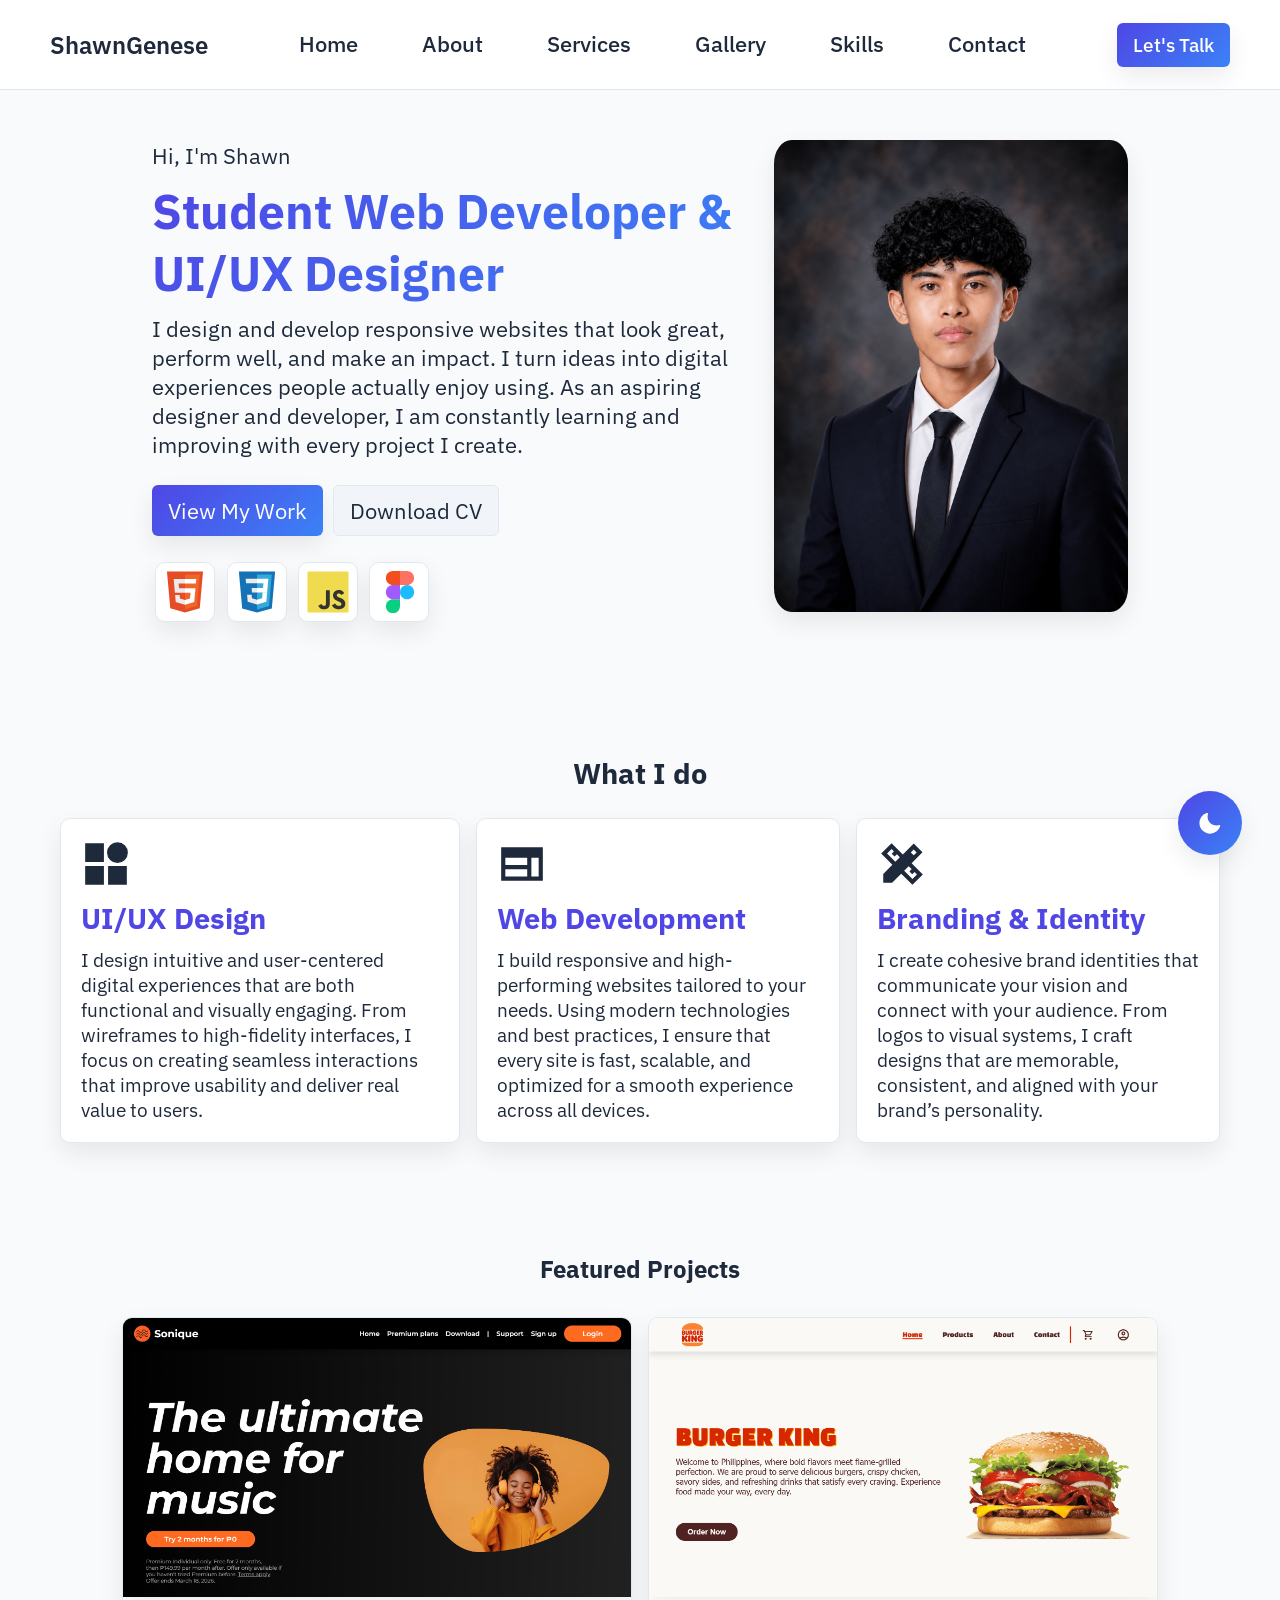
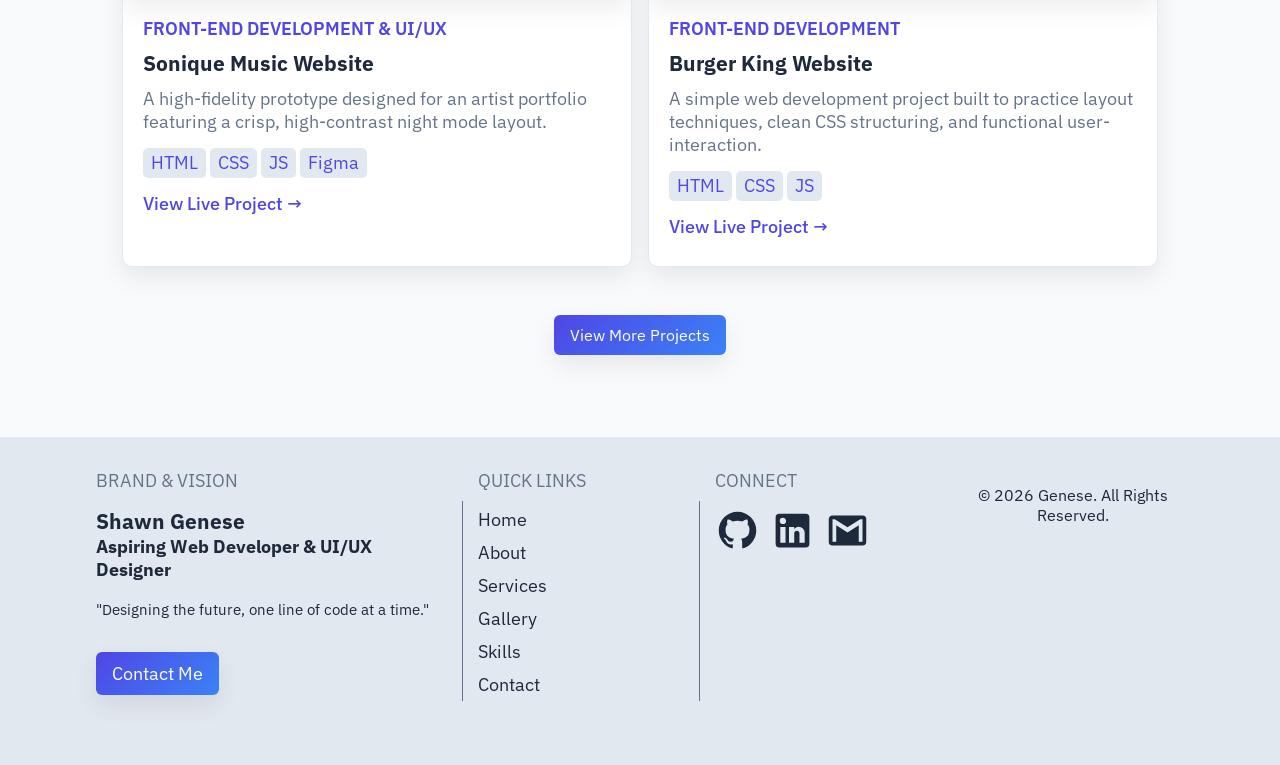
<file: index.html>
<!DOCTYPE html>
<html lang="en">

<head>
  <meta charset="UTF-8" />
  <meta name="viewport" content="width=device-width, initial-scale=1.0" />
  <title>Portfolio Website - ShawnGenese</title>
  <link rel="stylesheet" href="assets/css/style.css" />
  <link rel="stylesheet" href="assets/css/reusableClassName.css">
  <link rel="preconnect" href="https://fonts.googleapis.com" />
  <link rel="preconnect" href="https://fonts.gstatic.com" crossorigin />
  <link href="https://fonts.googleapis.com/css2?family=IBM+Plex+Sans:ital,wght@0,100..700;1,100..700&display=swap"
    rel="stylesheet" />
</head>

<body>
  <nav class="navbar">
    <div class="navbar-logo">ShawnGenese</div>
    <div class="nav-menu">
      <a href="index.html">Home</a>
      <a href="about.html">About</a>
      <a href="services.html">Services</a>
      <a href="gallery.html">Gallery</a>
      <a href="skills.html">Skills</a>
      <a href="contact.html">Contact</a>
    </div>
    <div class="nav-buttons flex center">
      <a href="contact.html" class="button btnTalk">Let's Talk</a>
      <button id="toggleMenu" class="center button-secondary">&#9776;</button>
    </div>
  </nav>

  <button class="center" id="toggleTheme">
    <svg xmlns="http://www.w3.org/2000/svg" width="32" height="32" viewBox="0 0 24 24">
      <path fill="currentColor"
        d="M12.058 20q-3.333 0-5.667-2.334T4.058 12q0-2.47 1.413-4.535q1.414-2.067 4.01-2.973q.306-.107.536-.056t.381.199t.192.38q.04.233-.063.489q-.194.477-.282.971T10.158 7.5q0 2.673 1.863 4.537q1.864 1.863 4.537 1.863q.698 0 1.277-.148q.58-.148.988-.24q.218-.04.399.01t.292.176q.115.125.156.308t-.047.417q-.715 2.45-2.803 4.013T12.058 20" />
    </svg>
  </button>

  <header class="hero" id="home">
    <div class="hero-wrapper center">
      <div class="hero-child flex">
        <p class="">Hi, I'm Shawn</p>
        <h1 class="hero-heading-text text-gradient">
          Aspiring Web Developer & Designer
        </h1>
        <p class="hero-text">
          I design and develop responsive websites that look great, perform well,
          and make an impact. I turn ideas into digital experiences people
          actually enjoy using.
        </p>
        <div class="hero-buttons flex">
          <a class="button center" href="#featuredProjects">View My Work</a>
          <a class="button button-secondary" style="text-align: center;" href="404.html">Download CV</a>
        </div>
        <div class="stacks">
          <svg class="card" xmlns="http://www.w3.org/2000/svg" width="60" height=60" viewBox="0 0 128 128">
            <path fill="#e44d26" d="M19.037 113.876L9.032 1.661h109.936l-10.016 112.198l-45.019 12.48z" />
            <path fill="#f16529" d="m64 116.8l36.378-10.086l8.559-95.878H64z" />
            <path fill="#ebebeb"
              d="M64 52.455H45.788L44.53 38.361H64V24.599H29.489l.33 3.692l3.382 37.927H64zm0 35.743l-.061.017l-15.327-4.14l-.979-10.975H33.816l1.928 21.609l28.193 7.826l.063-.017z" />
            <path fill="#fff"
              d="M63.952 52.455v13.763h16.947l-1.597 17.849l-15.35 4.143v14.319l28.215-7.82l.207-2.325l3.234-36.233l.335-3.696h-3.708zm0-27.856v13.762h33.244l.276-3.092l.628-6.978l.329-3.692z" />
          </svg>
          <svg class="card" xmlns="http://www.w3.org/2000/svg" width="60" height=60" viewBox="0 0 128 128">
            <path fill="#1572b6" d="M18.814 114.123L8.76 1.352h110.48l-10.064 112.754l-45.243 12.543z" />
            <path fill="#33a9dc" d="m64.001 117.062l36.559-10.136l8.601-96.354h-45.16z" />
            <path fill="#fff"
              d="M64.001 51.429h18.302l1.264-14.163H64.001V23.435h34.682l-.332 3.711l-3.4 38.114h-30.95z" />
            <path fill="#ebebeb"
              d="m64.083 87.349l-.061.018l-15.403-4.159l-.985-11.031H33.752l1.937 21.717l28.331 7.863l.063-.018z" />
            <path fill="#fff"
              d="m81.127 64.675l-1.666 18.522l-15.426 4.164v14.39l28.354-7.858l.208-2.337l2.406-26.881z" />
            <path fill="#ebebeb"
              d="M64.048 23.435v13.831H30.64l-.277-3.108l-.63-7.012l-.331-3.711zm-.047 27.996v13.831H48.792l-.277-3.108l-.631-7.012l-.33-3.711z" />
          </svg>
          <svg class="card" xmlns="http://www.w3.org/2000/svg" width="60" height=60" viewBox="0 0 128 128">
            <path fill="#f0db4f" d="M1.408 1.408h125.184v125.185H1.408z" />
            <path fill="#323330"
              d="M116.347 96.736c-.917-5.711-4.641-10.508-15.672-14.981c-3.832-1.761-8.104-3.022-9.377-5.926c-.452-1.69-.512-2.642-.226-3.665c.821-3.32 4.784-4.355 7.925-3.403c2.023.678 3.938 2.237 5.093 4.724c5.402-3.498 5.391-3.475 9.163-5.879c-1.381-2.141-2.118-3.129-3.022-4.045c-3.249-3.629-7.676-5.498-14.756-5.355l-3.688.477c-3.534.893-6.902 2.748-8.877 5.235c-5.926 6.724-4.236 18.492 2.975 23.335c7.104 5.332 17.54 6.545 18.873 11.531c1.297 6.104-4.486 8.08-10.234 7.378c-4.236-.881-6.592-3.034-9.139-6.949c-4.688 2.713-4.688 2.713-9.508 5.485c1.143 2.499 2.344 3.63 4.26 5.795c9.068 9.198 31.76 8.746 35.83-5.176c.165-.478 1.261-3.666.38-8.581M69.462 58.943H57.753l-.048 30.272c0 6.438.333 12.34-.714 14.149c-1.713 3.558-6.152 3.117-8.175 2.427c-2.059-1.012-3.106-2.451-4.319-4.485c-.333-.584-.583-1.036-.667-1.071l-9.52 5.83c1.583 3.249 3.915 6.069 6.902 7.901c4.462 2.678 10.459 3.499 16.731 2.059c4.082-1.189 7.604-3.652 9.448-7.401c2.666-4.915 2.094-10.864 2.07-17.444c.06-10.735.001-21.468.001-32.237" />
          </svg>
          <svg class="card" xmlns="http://www.w3.org/2000/svg" width="60" height=60" viewBox="0 0 128 128">
            <path fill="#0acf83"
              d="M45.5 129c11.9 0 21.5-9.6 21.5-21.5V86H45.5C33.6 86 24 95.6 24 107.5S33.6 129 45.5 129m0 0" />
            <path fill="#a259ff" d="M24 64.5C24 52.6 33.6 43 45.5 43H67v43H45.5C33.6 86 24 76.4 24 64.5m0 0" />
            <path fill="#f24e1e" d="M24 21.5C24 9.6 33.6 0 45.5 0H67v43H45.5C33.6 43 24 33.4 24 21.5m0 0" />
            <path fill="#ff7262" d="M67 0h21.5C100.4 0 110 9.6 110 21.5S100.4 43 88.5 43H67zm0 0" />
            <path fill="#1abcfe"
              d="M110 64.5c0 11.9-9.6 21.5-21.5 21.5S67 76.4 67 64.5S76.6 43 88.5 43S110 52.6 110 64.5m0 0" />
          </svg>
        </div>
      </div>
      <img class="hero-image" src="assets/images/shawn-picture.png" alt="" style="border-radius: 5%;">
    </div>
  </header>

  <main>
    <section class="offer-section center flex">
      <h1 class="">What I do</h1>
      <div class="card-container">
        <div class="card flex">
          <svg xmlns="http://www.w3.org/2000/svg" width="50" height="50" viewBox="0 0 24 24">
            <path fill="currentColor" d="M12.5 6.5a5 5 0 1 1 10 0a5 5 0 0 1-10 0M2 2h9v9H2zm0 11h9v9H2zm11 0h9v9h-9z" />
          </svg>
          <h2 class="text-primary">UI/UX Design</h2>
          <p>
            I design intuitive and user-centered digital experiences that are both functional and visually engaging.
            From wireframes to high-fidelity interfaces, I focus on creating seamless interactions that improve
            usability
            and deliver real value to users.
          </p>
        </div>
        <div class="card flex">
          <svg xmlns="http://www.w3.org/2000/svg" width="50" height="50" viewBox="0 0 24 24">
            <path fill="currentColor" d="M2 20V4h20v16zm2-2h10.5v-3.5H4zm12.5 0H20V9h-3.5zM4 12.5h10.5V9H4z" />
          </svg>
          <h2 class="text-primary">Web Development</h2>
          <p>
            I build responsive and high-performing websites tailored to your needs. Using modern technologies and best
            practices,
            I ensure that every site is fast, scalable, and optimized for a smooth experience across all devices.
          </p>
        </div>
        <div class="card flex">
          <svg xmlns="http://www.w3.org/2000/svg" width="50" height="50" viewBox="0 0 24 24">
            <path fill="currentColor"
              d="m8.8 10.95l2.15-2.175l-1.4-1.425l-1.1 1.1l-1.4-1.4l1.075-1.1L7 4.825L4.825 7zm8.2 8.225L19.175 17l-1.125-1.125l-1.1 1.075l-1.4-1.4l1.075-1.1l-1.425-1.4l-2.15 2.15zm-.775-12.75l1.4 1.4l1.4-1.4L17.6 5zM7.25 21H3v-4.25l4.375-4.375L2 7l5-5l5.4 5.4l5.225-5.25l4.2 4.25l-5.2 5.225L22 17l-5 5l-5.375-5.375z" />
          </svg>
          <h2 class="text-primary">Branding & Identity</h2>
          <p>
            I create cohesive brand identities that communicate your vision and connect with your audience. From logos
            to
            visual systems, I craft designs that are memorable, consistent, and aligned with your brand’s personality.
          </p>
        </div>
      </div>
    </section>
    <section class="project-section center" id="featuredProjects">
      <h1 class="">Featured Projects</h1>
      <div class="project-container flex">
        <div class="card">
          <div class="project-image">
            <img src="assets/images/sonique-website.png" alt="" height="100%" width="100%">
          </div>
          <div class="project-content flex">
            <span class="project-tag text-primary">FRONT-END DEVELOPMENT & UI/UX</span>
            <h3>Sonique Music Website</h3>
            <p class="text-muted">A high-fidelity prototype designed for an artist portfolio featuring a crisp,
              high-contrast night mode layout.</p>
            <div class="tech-stack text-primary">
              <span>HTML</span>
              <span>CSS</span>
              <span>JS</span>
              <span>Figma</span>
            </div>
            <a href="https://shawngenese.github.io/sonique-music-website" target="_blank"
              class="project-link text-primary">View Live Project <span class="arrow">&rarr;</span></a>
          </div>
        </div>
        <div class="card">
          <div class="project-image">
            <img src="assets/images/burger-king-website.png" alt="" height="100%" width="100%">
          </div>
          <div class="project-content flex">
            <span class="project-tag text-primary">FRONT-END DEVELOPMENT</span>
            <h3>Burger King Website</h3>
            <p class="text-muted">A simple web development project built to practice layout techniques, clean CSS
              structuring, and functional user-interaction.</p>
            <div class="tech-stack text-primary">
              <span>HTML</span>
              <span>CSS</span>
              <span>JS</span>
            </div>
            <a href="https://shawngenese.github.io/burgerkingwebsite/" target="_blank"
              class="project-link text-primary">View Live Project <span class="arrow">&rarr;</span></a>
          </div>
        </div>
      </div>
      <a class="button" style="margin-top: 2rem;" href="projects.html">View More Projects</a>
    </section>
  </main>


  <footer class="footer flex">
    <div class="footer-container">
      <div class="footer-column">
        <p class="text-muted" style="margin-bottom: 1rem;">BRAND & VISION</p>
        <h3 class="text-color">Shawn Genese</h3>
        <h4 class="text-color" style="margin-bottom: 1rem;">Aspiring Web Developer & UI/UX Designer</h4>
        <small style="padding-top: 100px;">"Designing the future, one line of code at a time."</small>
        <a href="contact.html" class="button" style="display: flex; margin-top: 2rem; width: max-content;">Contact
          Me</a>
      </div>
      <hr style="margin: 2rem 0;">
      <div class="footer-column">
        <p class="text-muted">QUICK LINKS</p>
        <ul class="footer-links text-color">
          <a href="index.html">Home</a>
          <a href="about.html">About</a>
          <a href="services.html">Services</a>
          <a href="gallery.html">Gallery</a>
          <a href="skills.html">Skills</a>
          <a href="contact.html">Contact</a>
        </ul>
      </div>
      <hr style="margin: 2rem 0;">
      <div class="footer-column">
        <p class="text-muted">CONNECT</p>
        <ul class="footer-icons text-color">
          <!-- GITHUB -->
          <a href="https://github.com/shawngenese" target="_blank">
            <svg class="footer-icon" xmlns="http://www.w3.org/2000/svg" width="40" height="40" viewBox="0 0 24 24">
              <path fill="currentColor"
                d="M12 2A10 10 0 0 0 2 12c0 4.42 2.87 8.17 6.84 9.5c.5.08.66-.23.66-.5v-1.69c-2.77.6-3.36-1.34-3.36-1.34c-.46-1.16-1.11-1.47-1.11-1.47c-.91-.62.07-.6.07-.6c1 .07 1.53 1.03 1.53 1.03c.87 1.52 2.34 1.07 2.91.83c.09-.65.35-1.09.63-1.34c-2.22-.25-4.55-1.11-4.55-4.92c0-1.11.38-2 1.03-2.71c-.1-.25-.45-1.29.1-2.64c0 0 .84-.27 2.75 1.02c.79-.22 1.65-.33 2.5-.33s1.71.11 2.5.33c1.91-1.29 2.75-1.02 2.75-1.02c.55 1.35.2 2.39.1 2.64c.65.71 1.03 1.6 1.03 2.71c0 3.82-2.34 4.66-4.57 4.91c.36.31.69.92.69 1.85V21c0 .27.16.59.67.5C19.14 20.16 22 16.42 22 12A10 10 0 0 0 12 2" />
            </svg>
          </a>
          <!-- LINKEDIN -->
          <a href="https://linkedin.com/in/genese-shawn-g" target="_blank">
            <svg class="footer-icon" xmlns="http://www.w3.org/2000/svg" width="40" height="40" viewBox="0 0 24 24">
              <path fill="currentColor"
                d="M19 3a2 2 0 0 1 2 2v14a2 2 0 0 1-2 2H5a2 2 0 0 1-2-2V5a2 2 0 0 1 2-2zm-.5 15.5v-5.3a3.26 3.26 0 0 0-3.26-3.26c-.85 0-1.84.52-2.32 1.3v-1.11h-2.79v8.37h2.79v-4.93c0-.77.62-1.4 1.39-1.4a1.4 1.4 0 0 1 1.4 1.4v4.93zM6.88 8.56a1.68 1.68 0 0 0 1.68-1.68c0-.93-.75-1.69-1.68-1.69a1.69 1.69 0 0 0-1.69 1.69c0 .93.76 1.68 1.69 1.68m1.39 9.94v-8.37H5.5v8.37z" />
            </svg>
          </a>
          <!-- EMAIL -->
          <a href="https://mail.google.com/mail/?view=cm&fs=1&to=shawngenese25@gmail.com&su=Inquiry%20from%20Portfolio%20Website&body=Hi%20Shawn,%0A%0AI%20visited%20your%20portfolio%20and%20would%20like%20to%20discuss%20a%20project%20or%20opportunity%20with%20you.%0A%0A[Enter%20your%20message%20here]"
            target="_blank">
            <svg class="footer-icon" xmlns="http://www.w3.org/2000/svg" width="40" height="40" viewBox="0 0 24 24">
              <path fill="currentColor"
                d="M20 18h-2V9.25L12 13L6 9.25V18H4V6h1.2l6.8 4.25L18.8 6H20m0-2H4c-1.11 0-2 .89-2 2v12a2 2 0 0 0 2 2h16a2 2 0 0 0 2-2V6a2 2 0 0 0-2-2" />
            </svg>
          </a>
        </ul>
      </div>
    </div>
    <div class="footer-bottom">
      &copy; 2026 Genese. All Rights Reserved.
    </div>
  </footer>

  <script src="assets/js/darkMode.js"></script>
  <script src="assets/js/navbar.js"></script>
  <script src="assets/js/card.js"></script>
  <script src="assets/js/imgHover.js"></script>
</body>

</html>
</file>
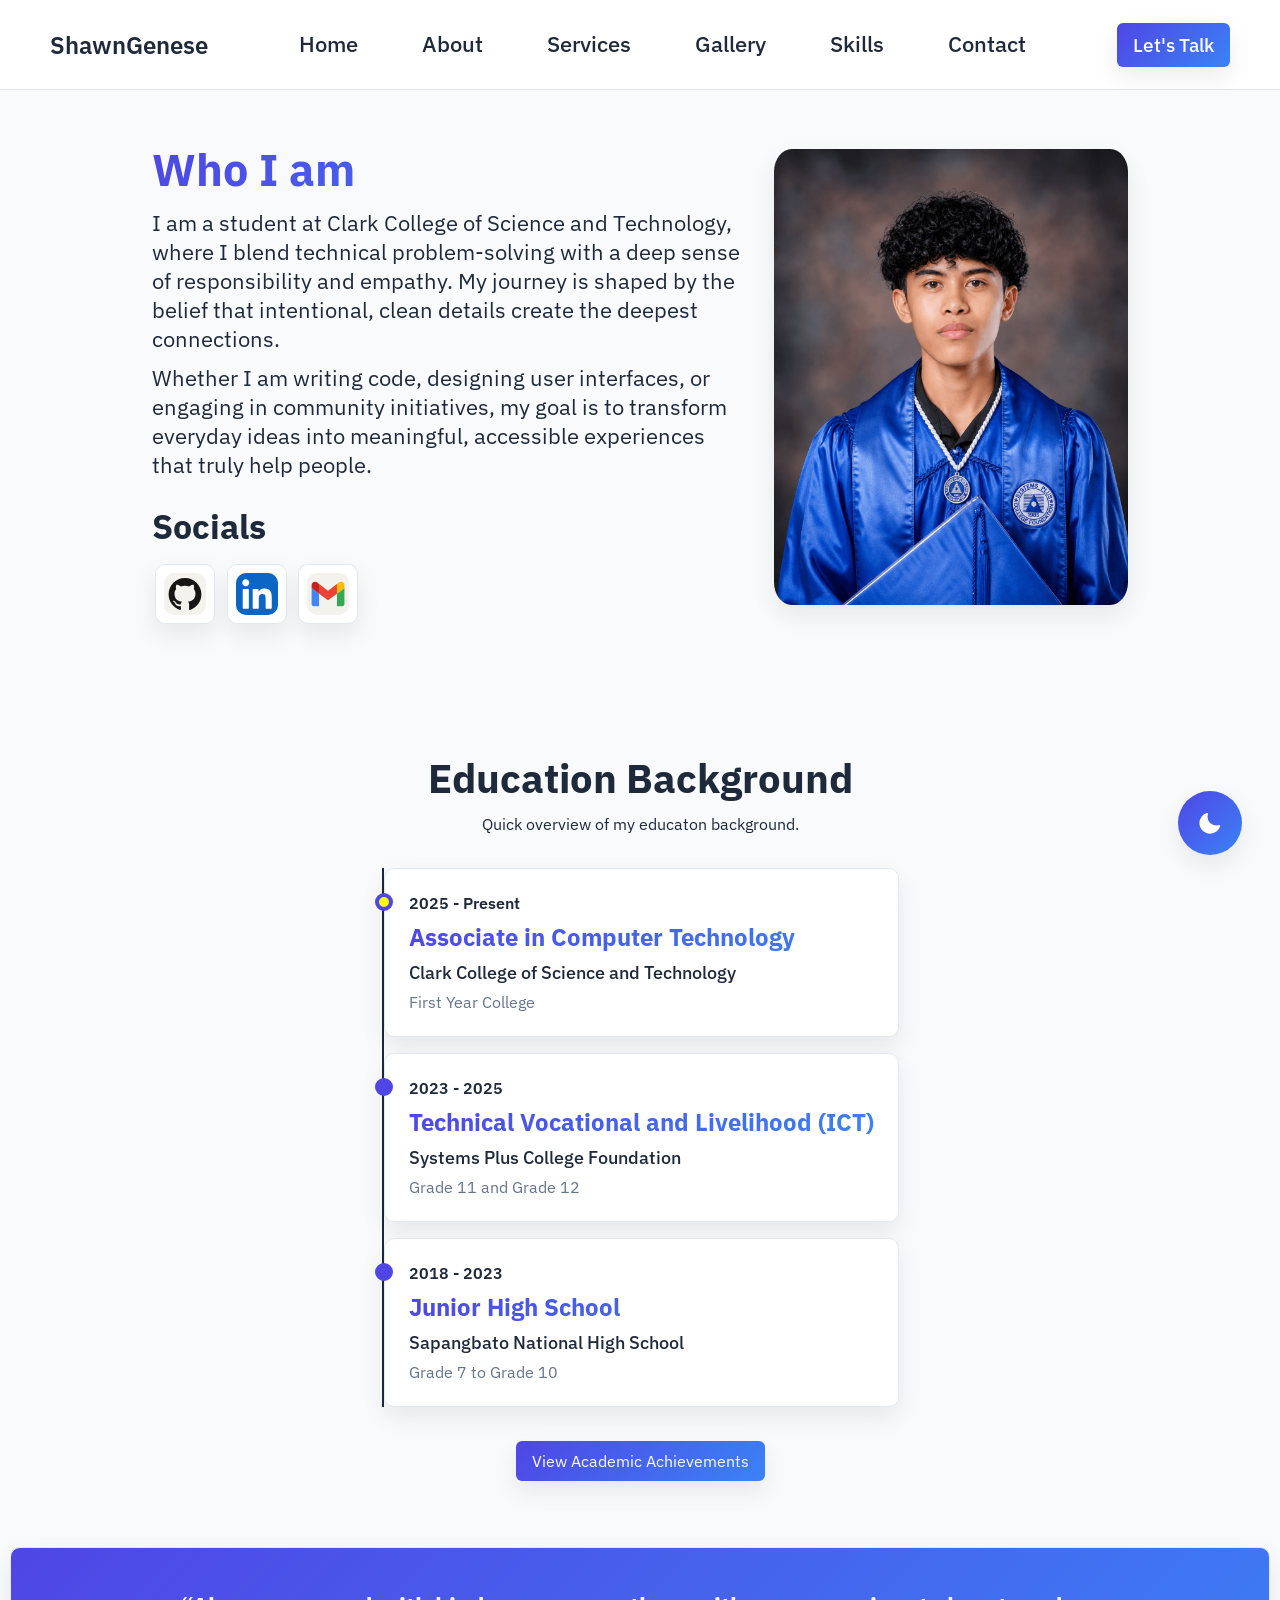
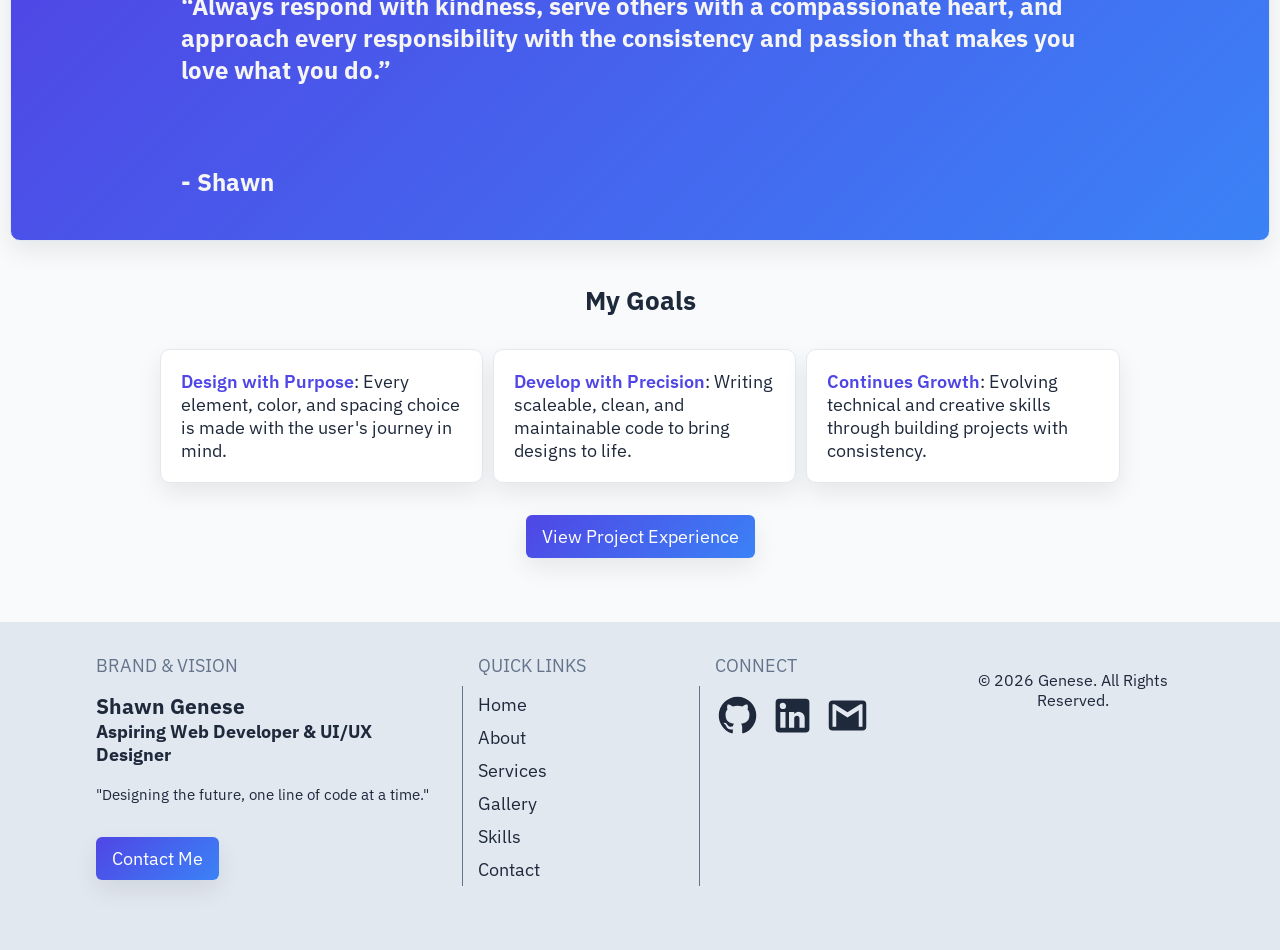
<file: about.html>
<!DOCTYPE html>
<html lang="en">

<head>
  <meta charset="UTF-8" />
  <meta name="viewport" content="width=device-width, initial-scale=1.0" />
  <title>Portfolio Website - ShawnGenese</title>
  <link rel="stylesheet" href="assets/css/style.css" />
  <link rel="stylesheet" href="assets/css/reusableClassName.css">
  <link rel="stylesheet" href="assets/css/about.css">
  <link rel="preconnect" href="https://fonts.googleapis.com" />
  <link rel="preconnect" href="https://fonts.gstatic.com" crossorigin />
  <link href="https://fonts.googleapis.com/css2?family=IBM+Plex+Sans:ital,wght@0,100..700;1,100..700&display=swap"
    rel="stylesheet" />
</head>

<body>
  <nav class="navbar">
    <div class="navbar-logo">ShawnGenese</div>
    <div class="nav-menu">
      <a href="index.html">Home</a>
      <a href="about.html">About</a>
      <a href="services.html">Services</a>
      <a href="gallery.html">Gallery</a>
      <a href="skills.html">Skills</a>
      <a href="contact.html">Contact</a>
    </div>
    <div class="nav-buttons flex center">
      <a href="contact.html" class="button btnTalk">Let's Talk</a>
      <button id="toggleMenu" class="center button-secondary">&#9776;</button>
    </div>
  </nav>

  <button class="center" id="toggleTheme">
    <svg xmlns="http://www.w3.org/2000/svg" width="32" height="32" viewBox="0 0 24 24">
      <path fill="currentColor"
        d="M12.058 20q-3.333 0-5.667-2.334T4.058 12q0-2.47 1.413-4.535q1.414-2.067 4.01-2.973q.306-.107.536-.056t.381.199t.192.38q.04.233-.063.489q-.194.477-.282.971T10.158 7.5q0 2.673 1.863 4.537q1.864 1.863 4.537 1.863q.698 0 1.277-.148q.58-.148.988-.24q.218-.04.399.01t.292.176q.115.125.156.308t-.047.417q-.715 2.45-2.803 4.013T12.058 20" />
    </svg>
  </button>

  <header class="hero center">
    <div class="hero-wrapper center">
      <div class="hero-child flex">
        <h1 class="hero-tag text-gradient">Who I am</h1>
        <p>
          I am a student at Clark College of Science and Technology, where I blend technical problem-solving with a deep
          sense of responsibility and empathy. My journey is shaped by the belief that intentional, clean details create
          the deepest connections.
        </p>
        <p>
          Whether I am writing code, designing user interfaces, or engaging in community initiatives, my goal is to
          transform everyday ideas into meaningful, accessible experiences that truly help people.
        </p>
        <ul>
          <h2 class="hero-tag" style="margin-top: 1rem;">Socials</h2>
          <!-- GITHUB -->
          <a href="https://github.com/shawngenese" target="_blank">
            <svg class="card" xmlns="http://www.w3.org/2000/svg" width="60" height="60" viewBox="0 0 256 256">
              <g fill="none">
                <rect width="256" height="256" fill="#F4F2ED" rx="60" />
                <path fill="#161614"
                  d="M128.001 30C72.779 30 28 74.77 28 130.001c0 44.183 28.653 81.667 68.387 94.89c4.997.926 6.832-2.169 6.832-4.81c0-2.385-.093-10.262-.136-18.618c-27.82 6.049-33.69-11.799-33.69-11.799c-4.55-11.559-11.104-14.632-11.104-14.632c-9.073-6.207.684-6.079.684-6.079c10.042.705 15.33 10.305 15.33 10.305c8.919 15.288 23.394 10.868 29.1 8.313c.898-6.464 3.489-10.875 6.349-13.372c-22.211-2.529-45.56-11.104-45.56-49.421c0-10.918 3.906-19.839 10.303-26.842c-1.039-2.519-4.462-12.69.968-26.464c0 0 8.398-2.687 27.508 10.25c7.977-2.215 16.531-3.326 25.03-3.364c8.498.038 17.06 1.149 25.051 3.365c19.087-12.939 27.473-10.25 27.473-10.25c5.443 13.773 2.019 23.945.98 26.463c6.412 7.003 10.292 15.924 10.292 26.842c0 38.409-23.394 46.866-45.662 49.341c3.587 3.104 6.783 9.189 6.783 18.519c0 13.38-.116 24.149-.116 27.443c0 2.661 1.8 5.779 6.869 4.797C199.383 211.64 228 174.169 228 130.001C228 74.771 183.227 30 128.001 30M65.454 172.453c-.22.497-1.002.646-1.714.305c-.726-.326-1.133-1.004-.898-1.502c.215-.512.999-.654 1.722-.311c.727.326 1.141 1.01.89 1.508m4.919 4.389c-.477.443-1.41.237-2.042-.462c-.654-.697-.777-1.629-.293-2.078c.491-.442 1.396-.235 2.051.462c.654.706.782 1.631.284 2.078m3.374 5.616c-.613.426-1.615.027-2.234-.863c-.613-.889-.613-1.955.013-2.383c.621-.427 1.608-.043 2.236.84c.611.904.611 1.971-.015 2.406m5.707 6.504c-.548.604-1.715.442-2.57-.383c-.874-.806-1.118-1.95-.568-2.555c.555-.606 1.729-.435 2.59.383c.868.804 1.133 1.957.548 2.555m7.376 2.195c-.242.784-1.366 1.14-2.499.807c-1.13-.343-1.871-1.26-1.642-2.052c.235-.788 1.364-1.159 2.505-.803c1.13.341 1.871 1.252 1.636 2.048m8.394.932c.028.824-.932 1.508-2.121 1.523c-1.196.027-2.163-.641-2.176-1.452c0-.833.939-1.51 2.134-1.53c1.19-.023 2.163.639 2.163 1.459m8.246-.316c.143.804-.683 1.631-1.864 1.851c-1.161.212-2.236-.285-2.383-1.083c-.144-.825.697-1.651 1.856-1.865c1.183-.205 2.241.279 2.391 1.097" />
              </g>
            </svg>
          </a>
          <!-- LINKEDIN -->
          <a href="https://linkedin.com/in/genese-shawn-g" target="_blank">
            <svg class="card" xmlns="http://www.w3.org/2000/svg" width="60" height="60" viewBox="0 0 256 256">
              <g fill="none">
                <rect width="256" height="256" fill="#fff" rx="60" />
                <rect width="256" height="256" fill="#0A66C2" rx="60" />
                <path fill="#fff"
                  d="M184.715 217.685h29.27a4 4 0 0 0 4-3.999l.015-61.842c0-32.323-6.965-57.168-44.738-57.168c-14.359-.534-27.9 6.868-35.207 19.228a.32.32 0 0 1-.595-.161V101.66a4 4 0 0 0-4-4h-27.777a4 4 0 0 0-4 4v112.02a4 4 0 0 0 4 4h29.268a4 4 0 0 0 4-4v-55.373c0-15.657 2.97-30.82 22.381-30.82c19.135 0 19.383 17.916 19.383 31.834v54.364a4 4 0 0 0 4 4M38 59.628c0 11.864 9.767 21.626 21.632 21.626c11.862-.001 21.623-9.769 21.623-21.631C81.253 47.761 71.491 38 59.628 38C47.762 38 38 47.763 38 59.627m6.959 158.058h29.307a4 4 0 0 0 4-4V101.66a4 4 0 0 0-4-4H44.959a4 4 0 0 0-4 4v112.025a4 4 0 0 0 4 4" />
              </g>
            </svg>
          </a>
          <!-- GMAIL -->
          <a href="https://mail.google.com/mail/?view=cm&fs=1&to=shawngenese25@gmail.com&su=Inquiry%20from%20Portfolio%20Website&body=Hi%20Shawn,%0A%0AI%20visited%20your%20portfolio%20and%20would%20like%20to%20discuss%20a%20project%20or%20opportunity%20with%20you.%0A%0A[Enter%20your%20message%20here]"
            target="_blank">
            <svg class="card" xmlns="http://www.w3.org/2000/svg" width="60" height="60" viewBox="0 0 256 256">
              <g fill="none">
                <rect width="256" height="256" fill="#F4F2ED" rx="60" />
                <path fill="#4285F4"
                  d="M41.636 203.039h31.818v-77.273L28 91.676v97.727c0 7.545 6.114 13.636 13.636 13.636" />
                <path fill="#34A853"
                  d="M182.545 203.039h31.819c7.545 0 13.636-6.114 13.636-13.636V91.675l-45.455 34.091" />
                <path fill="#FBBC04" d="M182.545 66.675v59.091L228 91.676V73.492c0-16.863-19.25-26.477-32.727-16.363" />
                <path fill="#EA4335" d="M73.455 125.766v-59.09L128 107.583l54.545-40.909v59.091L128 166.675" />
                <path fill="#C5221F"
                  d="M28 73.493v18.182l45.454 34.091v-59.09L60.727 57.13C47.227 47.016 28 56.63 28 73.493" />
              </g>
            </svg>
          </a>
        </ul>
      </div>
      <img class="hero-image" src="assets/images/shawn-graduation.png" alt="" style="border-radius: 5%;">
    </div>
  </header>

  <main>
    <section class="education-section flex center">
      <h1 style="text-align: center;">Education Background</h1>
      <p style="text-align: center;">Quick overview of my educaton background.</p>
      <div class="education-container flex">
        <div class="education-card card">
          <span>2025 - Present</span>
          <h2 class="text-gradient">Associate in Computer Technology</h2>
          <p class="education-school">Clark College of Science and Technology</p>
          <p class="education-desc">First Year College</p>
        </div>
        <div class="education-card card">
          <span>2023 - 2025</span>
          <h2 class="text-gradient">Technical Vocational and Livelihood (ICT)</h2>
          <p class="education-school">Systems Plus College Foundation</p>
          <p class="education-desc">Grade 11 and Grade 12</p>
        </div>
        <div class="education-card card">
          <span>2018 - 2023</span>
          <h2 class="text-gradient">Junior High School</h2>
          <p class="education-school">Sapangbato National High School</p>
          <p class="education-desc">Grade 7 to Grade 10</p>
        </div>
      </div>
      <a href="achievements.html" class="button">View Academic Achievements</a>
    </section>

    <section class="quote-section center card">
      <div class="quote-container card" style="gap: 5rem;">
        <h1 class="">
          &ldquo;Always respond with kindness, serve others with a compassionate heart, and approach every
          responsibility with the consistency and passion that makes you love what you do.&rdquo;
        </h1>
        <h2 class="">- Shawn</h2>
      </div>
    </section>

    <section class="approach-section center">
      <h1>My Goals </h1>
      <ul class="approach-container flex" style="width: 100%;">
        <li class="card">
          <span style="font-weight: 600; color: var(--primary-color);">Design with Purpose</span>: Every element, color,
          and spacing choice
          is made with the user's journey in mind.
        </li>
        <li class="card">
          <span style="font-weight: 600; color: var(--primary-color);">Develop with Precision</span>: Writing scaleable,
          clean,
          and maintainable code to bring designs to life.
        </li>
        <li class="card">
          <span style="font-weight: 600; color: var(--primary-color);">Continues Growth</span>: Evolving technical and
          creative
          skills through building projects with consistency.
        </li>
      </ul>
      <a href="experience.html" class="button">View Project Experience</a>
    </section>
  </main>

  <footer class="footer flex">
    <div class="footer-container">
      <div class="footer-column">
        <p class="text-muted" style="margin-bottom: 1rem;">BRAND & VISION</p>
        <h3 class="text-color">Shawn Genese</h3>
        <h4 class="text-color" style="margin-bottom: 1rem;">Aspiring Web Developer & UI/UX Designer</h4>
        <small style="padding-top: 100px;">"Designing the future, one line of code at a time."</small>
        <a href="contact.html" class="button" style="display: flex; margin-top: 2rem; width: max-content;">Contact
          Me</a>
      </div>
      <hr style="margin: 2rem 0;">
      <div class="footer-column">
        <p class="text-muted">QUICK LINKS</p>
        <ul class="footer-links text-color">
          <a href="index.html">Home</a>
          <a href="about.html">About</a>
          <a href="services.html">Services</a>
          <a href="gallery.html">Gallery</a>
          <a href="skills.html">Skills</a>
          <a href="contact.html">Contact</a>
        </ul>
      </div>
      <hr style="margin: 2rem 0;">
      <div class="footer-column">
        <p class="text-muted">CONNECT</p>
        <ul class="footer-icons text-color">
          <!-- GITHUB -->
          <a href="https://github.com/shawngenese" target="_blank">
            <svg class="footer-icon" xmlns="http://www.w3.org/2000/svg" width="40" height="40" viewBox="0 0 24 24">
              <path fill="currentColor"
                d="M12 2A10 10 0 0 0 2 12c0 4.42 2.87 8.17 6.84 9.5c.5.08.66-.23.66-.5v-1.69c-2.77.6-3.36-1.34-3.36-1.34c-.46-1.16-1.11-1.47-1.11-1.47c-.91-.62.07-.6.07-.6c1 .07 1.53 1.03 1.53 1.03c.87 1.52 2.34 1.07 2.91.83c.09-.65.35-1.09.63-1.34c-2.22-.25-4.55-1.11-4.55-4.92c0-1.11.38-2 1.03-2.71c-.1-.25-.45-1.29.1-2.64c0 0 .84-.27 2.75 1.02c.79-.22 1.65-.33 2.5-.33s1.71.11 2.5.33c1.91-1.29 2.75-1.02 2.75-1.02c.55 1.35.2 2.39.1 2.64c.65.71 1.03 1.6 1.03 2.71c0 3.82-2.34 4.66-4.57 4.91c.36.31.69.92.69 1.85V21c0 .27.16.59.67.5C19.14 20.16 22 16.42 22 12A10 10 0 0 0 12 2" />
            </svg>
          </a>
          <!-- LINKEDIN -->
          <a href="https://linkedin.com/in/genese-shawn-g" target="_blank">
            <svg class="footer-icon" xmlns="http://www.w3.org/2000/svg" width="40" height="40" viewBox="0 0 24 24">
              <path fill="currentColor"
                d="M19 3a2 2 0 0 1 2 2v14a2 2 0 0 1-2 2H5a2 2 0 0 1-2-2V5a2 2 0 0 1 2-2zm-.5 15.5v-5.3a3.26 3.26 0 0 0-3.26-3.26c-.85 0-1.84.52-2.32 1.3v-1.11h-2.79v8.37h2.79v-4.93c0-.77.62-1.4 1.39-1.4a1.4 1.4 0 0 1 1.4 1.4v4.93zM6.88 8.56a1.68 1.68 0 0 0 1.68-1.68c0-.93-.75-1.69-1.68-1.69a1.69 1.69 0 0 0-1.69 1.69c0 .93.76 1.68 1.69 1.68m1.39 9.94v-8.37H5.5v8.37z" />
            </svg>
          </a>
          <!-- EMAIL -->
          <a href="https://mail.google.com/mail/?view=cm&fs=1&to=shawngenese25@gmail.com&su=Inquiry%20from%20Portfolio%20Website&body=Hi%20Shawn,%0A%0AI%20visited%20your%20portfolio%20and%20would%20like%20to%20discuss%20a%20project%20or%20opportunity%20with%20you.%0A%0A[Enter%20your%20message%20here]"
            target="_blank">
            <svg class="footer-icon" xmlns="http://www.w3.org/2000/svg" width="40" height="40" viewBox="0 0 24 24">
              <path fill="currentColor"
                d="M20 18h-2V9.25L12 13L6 9.25V18H4V6h1.2l6.8 4.25L18.8 6H20m0-2H4c-1.11 0-2 .89-2 2v12a2 2 0 0 0 2 2h16a2 2 0 0 0 2-2V6a2 2 0 0 0-2-2" />
            </svg>
          </a>
        </ul>
      </div>
    </div>
    <div class="footer-bottom">
      &copy; 2026 Genese. All Rights Reserved.
    </div>
  </footer>

  <script src="assets/js/darkMode.js"></script>
  <script src="assets/js/navbar.js"></script>
  <script src="assets/js/card.js"></script>
</body>

</html>
</file>
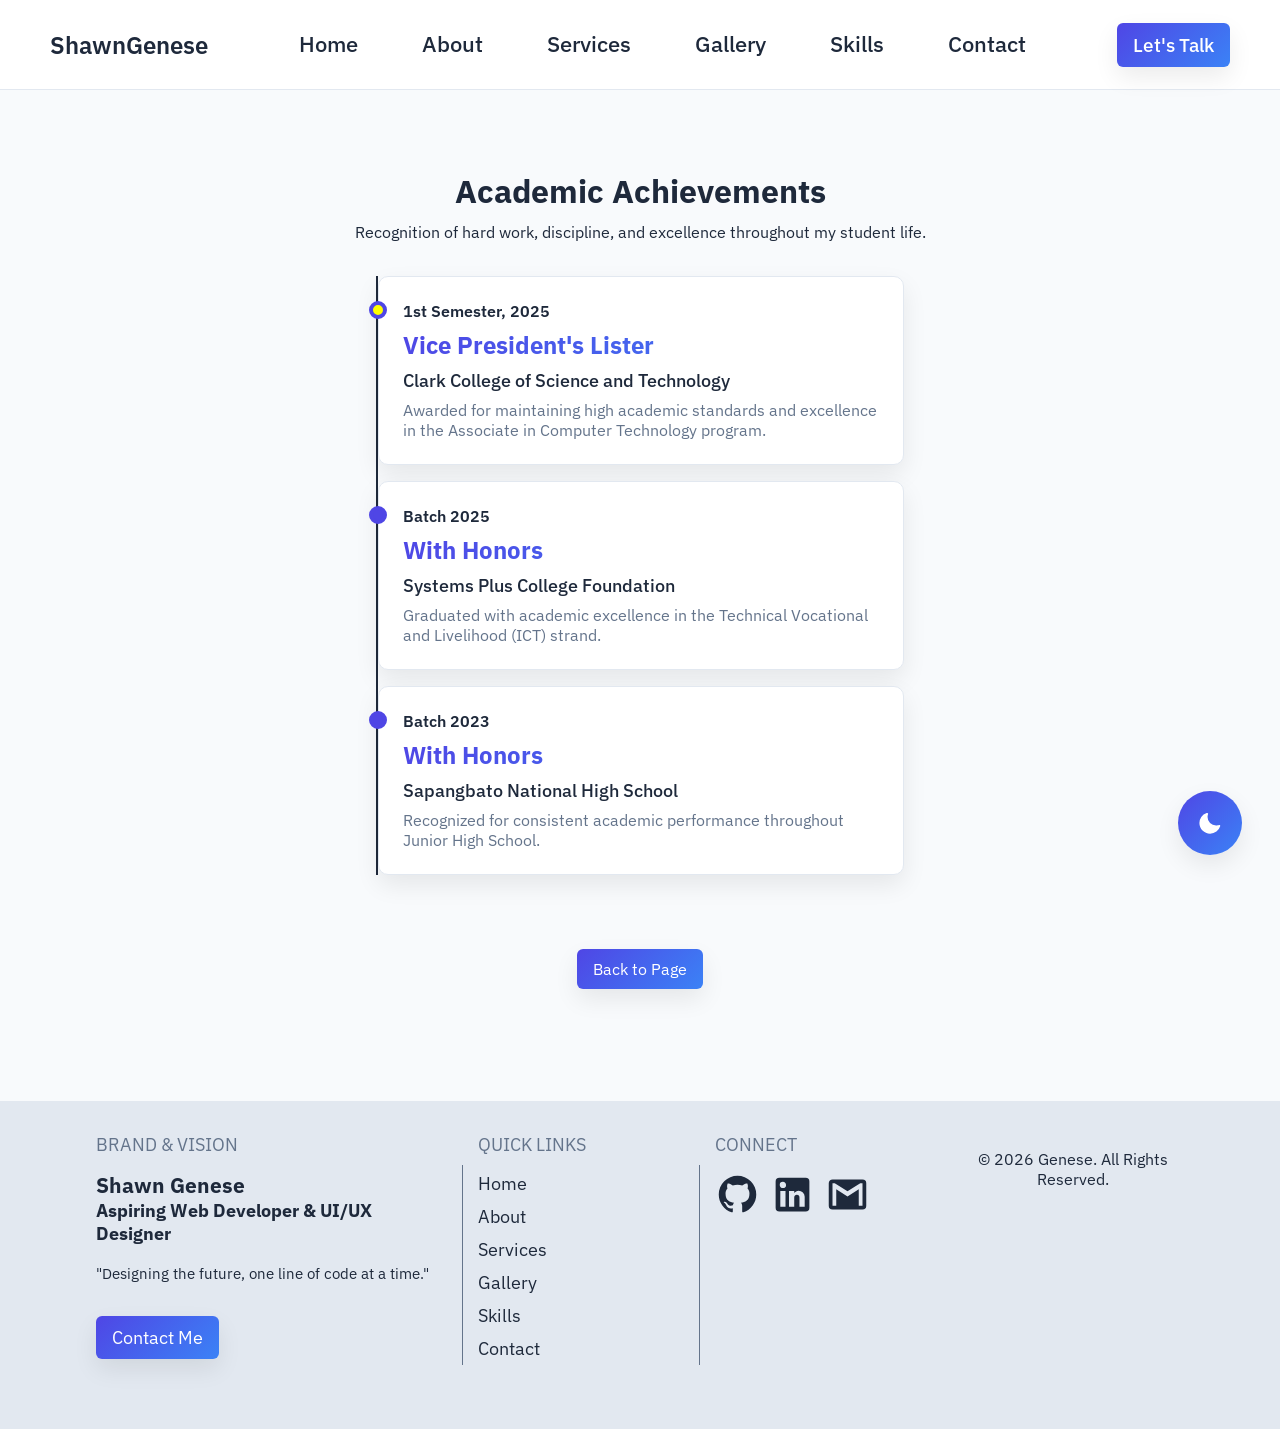
<file: achievements.html>
<!DOCTYPE html>
<html lang="en">

<head>
  <meta charset="UTF-8" />
  <meta name="viewport" content="width=device-width, initial-scale=1.0" />
  <title>Portfolio Website - ShawnGenese</title>
  <link rel="stylesheet" href="assets/css/style.css" />
  <link rel="stylesheet" href="assets/css/reusableClassName.css">
  <link rel="stylesheet" href="assets/css/achievements.css">
  <link rel="preconnect" href="https://fonts.googleapis.com" />
  <link rel="preconnect" href="https://fonts.gstatic.com" crossorigin />
  <link href="https://fonts.googleapis.com/css2?family=IBM+Plex+Sans:ital,wght@0,100..700;1,100..700&display=swap"
    rel="stylesheet" />
</head>

<body>
  <nav class="navbar">
    <div class="navbar-logo">ShawnGenese</div>
    <div class="nav-menu">
      <a href="index.html">Home</a>
      <a href="about.html">About</a>
      <a href="services.html">Services</a>
      <a href="gallery.html">Gallery</a>
      <a href="skills.html">Skills</a>
      <a href="contact.html">Contact</a>
    </div>
    <div class="nav-buttons flex center">
      <a href="contact.html" class="button btnTalk">Let's Talk</a>
      <button id="toggleMenu" class="center button-secondary">&#9776;</button>
    </div>
  </nav>

  <button class="center" id="toggleTheme">
    <svg xmlns="http://www.w3.org/2000/svg" width="32" height="32" viewBox="0 0 24 24">
      <path fill="currentColor"
        d="M12.058 20q-3.333 0-5.667-2.334T4.058 12q0-2.47 1.413-4.535q1.414-2.067 4.01-2.973q.306-.107.536-.056t.381.199t.192.38q.04.233-.063.489q-.194.477-.282.971T10.158 7.5q0 2.673 1.863 4.537q1.864 1.863 4.537 1.863q.698 0 1.277-.148q.58-.148.988-.24q.218-.04.399.01t.292.176q.115.125.156.308t-.047.417q-.715 2.45-2.803 4.013T12.058 20" />
    </svg>
  </button>

  <header class="achievements-section flex center">
    <h1 style="text-align: center;">Academic Achievements</h1>
    <p style="text-align: center;">Recognition of hard work, discipline, and excellence throughout my student life.</p>
    <div class="education-container flex">
      <div class="education-card card">
        <span>1st Semester, 2025</span>
        <h2 class="text-gradient">Vice President's Lister</h2>
        <p class="education-school">Clark College of Science and Technology</p>
        <p class="education-desc">Awarded for maintaining high academic standards and excellence in the Associate in
          Computer Technology program.</p>
      </div>
      <div class="education-card card">
        <span>Batch 2025</span>
        <h2 class="text-gradient">With Honors</h2>
        <p class="education-school">Systems Plus College Foundation</p>
        <p class="education-desc">Graduated with academic excellence in the Technical Vocational and Livelihood (ICT)
          strand.</p>
      </div>
      <div class="education-card card">
        <span>Batch 2023</span>
        <h2 class="text-gradient">With Honors</h2>
        <p class="education-school">Sapangbato National High School</p>
        <p class="education-desc">Recognized for consistent academic performance throughout Junior High School.</p>
      </div>
    </div>
    <div class="flex center" style="margin-top: 40px;">
      <a onclick="window.history.back()" class="button">Back to Page</a>
    </div>
  </header>

  <footer class="footer flex">
    <div class="footer-container">
      <div class="footer-column">
        <p class="text-muted" style="margin-bottom: 1rem;">BRAND & VISION</p>
        <h3 class="text-color">Shawn Genese</h3>
        <h4 class="text-color" style="margin-bottom: 1rem;">Aspiring Web Developer & UI/UX Designer</h4>
        <small style="padding-top: 100px;">"Designing the future, one line of code at a time."</small>
        <a href="contact.html" class="button" style="display: flex; margin-top: 2rem; width: max-content;">Contact
          Me</a>
      </div>
      <hr style="margin: 2rem 0;">
      <div class="footer-column">
        <p class="text-muted">QUICK LINKS</p>
        <ul class="footer-links text-color">
          <a href="index.html">Home</a>
          <a href="about.html">About</a>
          <a href="services.html">Services</a>
          <a href="gallery.html">Gallery</a>
          <a href="skills.html">Skills</a>
          <a href="contact.html">Contact</a>
        </ul>
      </div>
      <hr style="margin: 2rem 0;">
      <div class="footer-column">
        <p class="text-muted">CONNECT</p>
        <ul class="footer-icons text-color">
          <!-- GITHUB -->
          <a href="https://github.com/shawngenese" target="_blank">
            <svg class="footer-icon" xmlns="http://www.w3.org/2000/svg" width="40" height="40" viewBox="0 0 24 24">
              <path fill="currentColor"
                d="M12 2A10 10 0 0 0 2 12c0 4.42 2.87 8.17 6.84 9.5c.5.08.66-.23.66-.5v-1.69c-2.77.6-3.36-1.34-3.36-1.34c-.46-1.16-1.11-1.47-1.11-1.47c-.91-.62.07-.6.07-.6c1 .07 1.53 1.03 1.53 1.03c.87 1.52 2.34 1.07 2.91.83c.09-.65.35-1.09.63-1.34c-2.22-.25-4.55-1.11-4.55-4.92c0-1.11.38-2 1.03-2.71c-.1-.25-.45-1.29.1-2.64c0 0 .84-.27 2.75 1.02c.79-.22 1.65-.33 2.5-.33s1.71.11 2.5.33c1.91-1.29 2.75-1.02 2.75-1.02c.55 1.35.2 2.39.1 2.64c.65.71 1.03 1.6 1.03 2.71c0 3.82-2.34 4.66-4.57 4.91c.36.31.69.92.69 1.85V21c0 .27.16.59.67.5C19.14 20.16 22 16.42 22 12A10 10 0 0 0 12 2" />
            </svg>
          </a>
          <!-- LINKEDIN -->
          <a href="https://linkedin.com/in/genese-shawn-g" target="_blank">
            <svg class="footer-icon" xmlns="http://www.w3.org/2000/svg" width="40" height="40" viewBox="0 0 24 24">
              <path fill="currentColor"
                d="M19 3a2 2 0 0 1 2 2v14a2 2 0 0 1-2 2H5a2 2 0 0 1-2-2V5a2 2 0 0 1 2-2zm-.5 15.5v-5.3a3.26 3.26 0 0 0-3.26-3.26c-.85 0-1.84.52-2.32 1.3v-1.11h-2.79v8.37h2.79v-4.93c0-.77.62-1.4 1.39-1.4a1.4 1.4 0 0 1 1.4 1.4v4.93zM6.88 8.56a1.68 1.68 0 0 0 1.68-1.68c0-.93-.75-1.69-1.68-1.69a1.69 1.69 0 0 0-1.69 1.69c0 .93.76 1.68 1.69 1.68m1.39 9.94v-8.37H5.5v8.37z" />
            </svg>
          </a>
          <!-- EMAIL -->
          <a href="https://mail.google.com/mail/?view=cm&fs=1&to=shawngenese25@gmail.com&su=Inquiry%20from%20Portfolio%20Website&body=Hi%20Shawn,%0A%0AI%20visited%20your%20portfolio%20and%20would%20like%20to%20discuss%20a%20project%20or%20opportunity%20with%20you.%0A%0A[Enter%20your%20message%20here]"
            target="_blank">
            <svg class="footer-icon" xmlns="http://www.w3.org/2000/svg" width="40" height="40" viewBox="0 0 24 24">
              <path fill="currentColor"
                d="M20 18h-2V9.25L12 13L6 9.25V18H4V6h1.2l6.8 4.25L18.8 6H20m0-2H4c-1.11 0-2 .89-2 2v12a2 2 0 0 0 2 2h16a2 2 0 0 0 2-2V6a2 2 0 0 0-2-2" />
            </svg>
          </a>
        </ul>
      </div>
    </div>
    <div class="footer-bottom">
      &copy; 2026 Genese. All Rights Reserved.
    </div>
  </footer>

  <script src="assets/js/darkMode.js"></script>
  <script src="assets/js/navbar.js"></script>
  <script src="assets/js/card.js"></script>
</body>

</html>
</file>
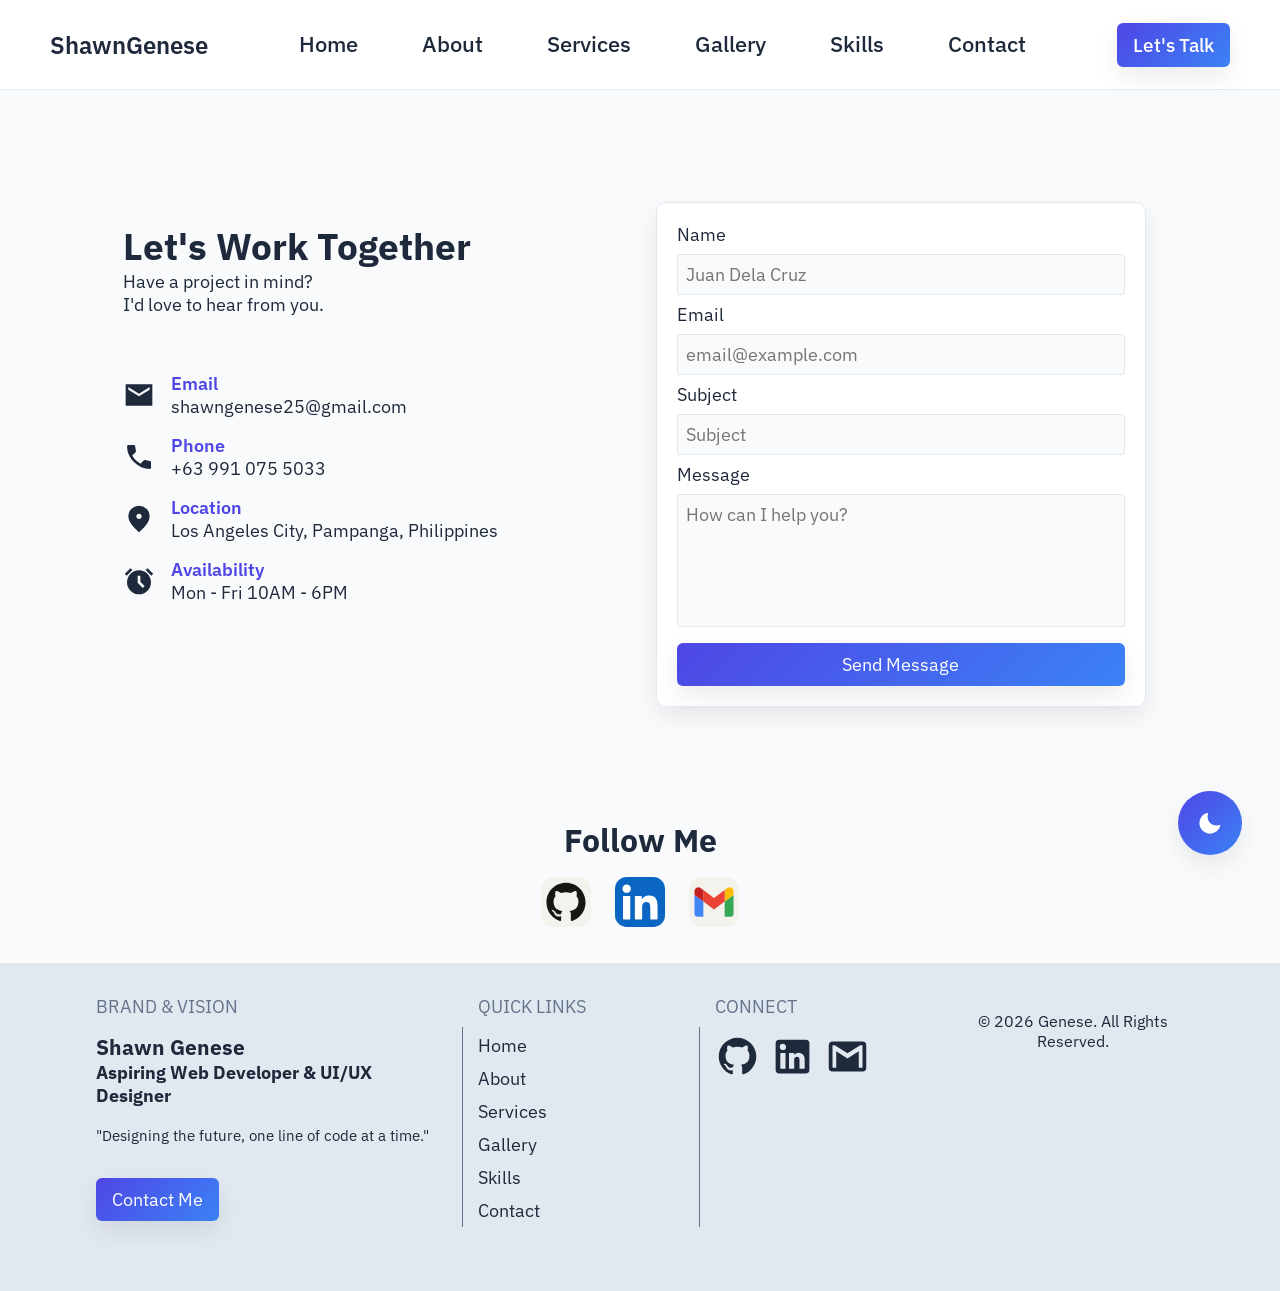
<file: contact.html>
<!DOCTYPE html>
<html lang="en">

<head>
  <meta charset="UTF-8" />
  <meta name="viewport" content="width=device-width, initial-scale=1.0" />
  <title>Portfolio Website - ShawnGenese</title>
  <link rel="stylesheet" href="assets/css/style.css" />
  <link rel="stylesheet" href="assets/css/reusableClassName.css">
  <link rel="stylesheet" href="assets/css/contact.css" />
  <link rel="preconnect" href="https://fonts.googleapis.com" />
  <link rel="preconnect" href="https://fonts.gstatic.com" crossorigin />
  <link href="https://fonts.googleapis.com/css2?family=IBM+Plex+Sans:ital,wght@0,100..700;1,100..700&display=swap"
    rel="stylesheet" />
</head>

<body>
  <nav class="navbar">
    <div class="navbar-logo">ShawnGenese</div>
    <div class="nav-menu">
      <a href="index.html">Home</a>
      <a href="about.html">About</a>
      <a href="services.html">Services</a>
      <a href="gallery.html">Gallery</a>
      <a href="skills.html">Skills</a>
      <a href="contact.html">Contact</a>
    </div>
    <div class="nav-buttons flex center">
      <a href="contact.html" class="button btnTalk">Let's Talk</a>
      <button id="toggleMenu" class="center button-secondary">&#9776;</button>
    </div>
  </nav>

  <button class="center" id="toggleTheme">
    <svg xmlns="http://www.w3.org/2000/svg" width="32" height="32" viewBox="0 0 24 24">
      <path fill="currentColor"
        d="M12.058 20q-3.333 0-5.667-2.334T4.058 12q0-2.47 1.413-4.535q1.414-2.067 4.01-2.973q.306-.107.536-.056t.381.199t.192.38q.04.233-.063.489q-.194.477-.282.971T10.158 7.5q0 2.673 1.863 4.537q1.864 1.863 4.537 1.863q.698 0 1.277-.148q.58-.148.988-.24q.218-.04.399.01t.292.176q.115.125.156.308t-.047.417q-.715 2.45-2.803 4.013T12.058 20" />
    </svg>
  </button>

  <header class="contact-header flex">
    <div class="contact-column">
      <div class="contact-container">
        <h1>Let's Work Together</h1>
        <p>Have a project in mind?</p>
        <p>I'd love to hear from you.</p>
      </div>
      <div class="contact-left card flex">
        <div class="contact-card">
          <svg xmlns="http://www.w3.org/2000/svg" width="32" height="32" viewBox="0 0 24 24">
            <path fill="currentColor" d="M2 20V4h20v16zm10-7l8-5V6l-8 5l-8-5v2z" />
          </svg>
          <div class="contact-info">
            <span>Email</span>
            <p>shawngenese25@gmail.com</p>
          </div>
        </div>
        <div class="contact-card">
          <svg xmlns="http://www.w3.org/2000/svg" width="32" height="32" viewBox="0 0 24 24">
            <path fill="currentColor"
              d="M19.95 21q-3.125 0-6.175-1.362t-5.55-3.863t-3.862-5.55T3 4.05q0-.45.3-.75t.75-.3H8.1q.35 0 .625.238t.325.562l.65 3.5q.05.4-.025.675T9.4 8.45L6.975 10.9q.5.925 1.187 1.787t1.513 1.663q.775.775 1.625 1.438T13.1 17l2.35-2.35q.225-.225.588-.337t.712-.063l3.45.7q.35.1.575.363T21 15.9v4.05q0 .45-.3.75t-.75.3" />
          </svg>
          <div class="contact-info">
            <span>Phone</span>
            <p>+63 991 075 5033</p>
          </div>
        </div>
        <div class="contact-card">
          <svg xmlns="http://www.w3.org/2000/svg" width="32" height="32" viewBox="0 0 24 24">
            <path fill="currentColor"
              d="M12 12q.825 0 1.413-.587T14 10t-.587-1.412T12 8t-1.412.588T10 10t.588 1.413T12 12m0 10q-4.025-3.425-6.012-6.362T4 10.2q0-3.75 2.413-5.975T12 2t5.588 2.225T20 10.2q0 2.5-1.987 5.438T12 22" />
          </svg>
          <div class="contact-info">
            <span>Location</span>
            <p>Los Angeles City, Pampanga, Philippines</p>
          </div>
        </div>
        <div class="contact-card">
          <svg xmlns="http://www.w3.org/2000/svg" width="32" height="32" viewBox="0 0 24 24">
            <path fill="currentColor"
              d="M12 22q-1.875 0-3.512-.712t-2.85-1.925t-1.925-2.85T3 13t.713-3.512t1.924-2.85t2.85-1.925T12 4t3.513.713t2.85 1.925t1.925 2.85T21 13t-.712 3.513t-1.925 2.85t-2.85 1.925T12 22m2.8-4.8l1.4-1.4l-3.2-3.2V8h-2v5.4zM5.6 2.35L7 3.75L2.75 8l-1.4-1.4zm12.8 0l4.25 4.25l-1.4 1.4L17 3.75z" />
          </svg>
          <div class="contact-info">
            <span>Availability</span>
            <p>Mon - Fri 10AM - 6PM</p>
          </div>
        </div>
      </div>
    </div>
    <div class="contact-right flex">
      <h1 style="text-align: center;">Send A Message</h1>
      <form action="https://formspree.io/f/mjglozob" method="POST" class="form-card card">
        <label for="">Name</label>
        <input type="text" name="Name" id="full-name" placeholder="Juan Dela Cruz" required>
        <label for="">Email</label>
        <input type="email" name="Reply To" id="email-address" placeholder="email@example.com" required>
        <label for="">Subject</label>
        <input type="text" name="Subject" id="subject" placeholder="Subject" required>
        <label for="">Message</label>
        <textarea name="Message" id="message" placeholder="How can I help you?" rows="5" style="resize: none;"
          required></textarea>
        <input type="hidden" name="_next" value="https://yourwebsite.com/thanks.html">
        <button type="submit" id="sendMessage">Send Message</button>
      </form>
    </div>
  </header>

  <main class="center">
    <h1>Follow Me</h1>
    <ul class="flex" style="gap: 1.5rem;">
      <!-- GITHUB -->
      <a href="https://github.com/shawngenese" target="_blank">
        <svg xmlns="http://www.w3.org/2000/svg" width="50" height="50" viewBox="0 0 256 256">
          <g fill="none">
            <rect width="256" height="256" fill="#F4F2ED" rx="60" />
            <path fill="#161614"
              d="M128.001 30C72.779 30 28 74.77 28 130.001c0 44.183 28.653 81.667 68.387 94.89c4.997.926 6.832-2.169 6.832-4.81c0-2.385-.093-10.262-.136-18.618c-27.82 6.049-33.69-11.799-33.69-11.799c-4.55-11.559-11.104-14.632-11.104-14.632c-9.073-6.207.684-6.079.684-6.079c10.042.705 15.33 10.305 15.33 10.305c8.919 15.288 23.394 10.868 29.1 8.313c.898-6.464 3.489-10.875 6.349-13.372c-22.211-2.529-45.56-11.104-45.56-49.421c0-10.918 3.906-19.839 10.303-26.842c-1.039-2.519-4.462-12.69.968-26.464c0 0 8.398-2.687 27.508 10.25c7.977-2.215 16.531-3.326 25.03-3.364c8.498.038 17.06 1.149 25.051 3.365c19.087-12.939 27.473-10.25 27.473-10.25c5.443 13.773 2.019 23.945.98 26.463c6.412 7.003 10.292 15.924 10.292 26.842c0 38.409-23.394 46.866-45.662 49.341c3.587 3.104 6.783 9.189 6.783 18.519c0 13.38-.116 24.149-.116 27.443c0 2.661 1.8 5.779 6.869 4.797C199.383 211.64 228 174.169 228 130.001C228 74.771 183.227 30 128.001 30M65.454 172.453c-.22.497-1.002.646-1.714.305c-.726-.326-1.133-1.004-.898-1.502c.215-.512.999-.654 1.722-.311c.727.326 1.141 1.01.89 1.508m4.919 4.389c-.477.443-1.41.237-2.042-.462c-.654-.697-.777-1.629-.293-2.078c.491-.442 1.396-.235 2.051.462c.654.706.782 1.631.284 2.078m3.374 5.616c-.613.426-1.615.027-2.234-.863c-.613-.889-.613-1.955.013-2.383c.621-.427 1.608-.043 2.236.84c.611.904.611 1.971-.015 2.406m5.707 6.504c-.548.604-1.715.442-2.57-.383c-.874-.806-1.118-1.95-.568-2.555c.555-.606 1.729-.435 2.59.383c.868.804 1.133 1.957.548 2.555m7.376 2.195c-.242.784-1.366 1.14-2.499.807c-1.13-.343-1.871-1.26-1.642-2.052c.235-.788 1.364-1.159 2.505-.803c1.13.341 1.871 1.252 1.636 2.048m8.394.932c.028.824-.932 1.508-2.121 1.523c-1.196.027-2.163-.641-2.176-1.452c0-.833.939-1.51 2.134-1.53c1.19-.023 2.163.639 2.163 1.459m8.246-.316c.143.804-.683 1.631-1.864 1.851c-1.161.212-2.236-.285-2.383-1.083c-.144-.825.697-1.651 1.856-1.865c1.183-.205 2.241.279 2.391 1.097" />
          </g>
        </svg>
      </a>
      <!-- LINKEDIN -->
      <a href="https://linkedin.com/in/genese-shawn-g" target="_blank">
        <svg xmlns="http://www.w3.org/2000/svg" width="50" height="50" viewBox="0 0 256 256">
          <g fill="none">
            <rect width="256" height="256" fill="#fff" rx="60" />
            <rect width="256" height="256" fill="#0A66C2" rx="60" />
            <path fill="#fff"
              d="M184.715 217.685h29.27a4 4 0 0 0 4-3.999l.015-61.842c0-32.323-6.965-57.168-44.738-57.168c-14.359-.534-27.9 6.868-35.207 19.228a.32.32 0 0 1-.595-.161V101.66a4 4 0 0 0-4-4h-27.777a4 4 0 0 0-4 4v112.02a4 4 0 0 0 4 4h29.268a4 4 0 0 0 4-4v-55.373c0-15.657 2.97-30.82 22.381-30.82c19.135 0 19.383 17.916 19.383 31.834v54.364a4 4 0 0 0 4 4M38 59.628c0 11.864 9.767 21.626 21.632 21.626c11.862-.001 21.623-9.769 21.623-21.631C81.253 47.761 71.491 38 59.628 38C47.762 38 38 47.763 38 59.627m6.959 158.058h29.307a4 4 0 0 0 4-4V101.66a4 4 0 0 0-4-4H44.959a4 4 0 0 0-4 4v112.025a4 4 0 0 0 4 4" />
          </g>
        </svg>
      </a>
      <!-- EMAIL -->
      <a href="https://mail.google.com/mail/?view=cm&fs=1&to=shawngenese25@gmail.com&su=Inquiry%20from%20Portfolio%20Website&body=Hi%20Shawn,%0A%0AI%20visited%20your%20portfolio%20and%20would%20like%20to%20discuss%20a%20project%20or%20opportunity%20with%20you.%0A%0A[Enter%20your%20message%20here]"
        target="_blank">
        <svg xmlns="http://www.w3.org/2000/svg" width="50" height="50" viewBox="0 0 256 256">
          <g fill="none">
            <rect width="256" height="256" fill="#F4F2ED" rx="60" />
            <path fill="#4285F4"
              d="M41.636 203.039h31.818v-77.273L28 91.676v97.727c0 7.545 6.114 13.636 13.636 13.636" />
            <path fill="#34A853" d="M182.545 203.039h31.819c7.545 0 13.636-6.114 13.636-13.636V91.675l-45.455 34.091" />
            <path fill="#FBBC04" d="M182.545 66.675v59.091L228 91.676V73.492c0-16.863-19.25-26.477-32.727-16.363" />
            <path fill="#EA4335" d="M73.455 125.766v-59.09L128 107.583l54.545-40.909v59.091L128 166.675" />
            <path fill="#C5221F"
              d="M28 73.493v18.182l45.454 34.091v-59.09L60.727 57.13C47.227 47.016 28 56.63 28 73.493" />
          </g>
        </svg>
      </a>
    </ul>
  </main>

  <footer class="footer flex ">
    <div class="footer-container">
      <div class="footer-column">
        <p class="text-muted" style="margin-bottom: 1rem;">BRAND & VISION</p>
        <h3 class="text-color">Shawn Genese</h3>
        <h4 class="text-color" style="margin-bottom: 1rem;">Aspiring Web Developer & UI/UX Designer</h4>
        <small style="padding-top: 100px;">"Designing the future, one line of code at a time."</small>
        <a href="contact.html" class="button" style="display: flex; margin-top: 2rem; width: max-content;">Contact
          Me</a>
      </div>
      <hr style="margin: 2rem 0;">
      <div class="footer-column">
        <p class="text-muted">QUICK LINKS</p>
        <ul class="footer-links text-color">
          <a href="index.html">Home</a>
          <a href="about.html">About</a>
          <a href="services.html">Services</a>
          <a href="gallery.html">Gallery</a>
          <a href="skills.html">Skills</a>
          <a href="contact.html">Contact</a>
        </ul>
      </div>
      <hr style="margin: 2rem 0;">
      <div class="footer-column">
        <p class="text-muted">CONNECT</p>
        <ul class="footer-icons text-color">
          <!-- GITHUB -->
          <a href="https://github.com/shawngenese" target="_blank">
            <svg class="footer-icon" xmlns="http://www.w3.org/2000/svg" width="40" height="40" viewBox="0 0 24 24">
              <path fill="currentColor"
                d="M12 2A10 10 0 0 0 2 12c0 4.42 2.87 8.17 6.84 9.5c.5.08.66-.23.66-.5v-1.69c-2.77.6-3.36-1.34-3.36-1.34c-.46-1.16-1.11-1.47-1.11-1.47c-.91-.62.07-.6.07-.6c1 .07 1.53 1.03 1.53 1.03c.87 1.52 2.34 1.07 2.91.83c.09-.65.35-1.09.63-1.34c-2.22-.25-4.55-1.11-4.55-4.92c0-1.11.38-2 1.03-2.71c-.1-.25-.45-1.29.1-2.64c0 0 .84-.27 2.75 1.02c.79-.22 1.65-.33 2.5-.33s1.71.11 2.5.33c1.91-1.29 2.75-1.02 2.75-1.02c.55 1.35.2 2.39.1 2.64c.65.71 1.03 1.6 1.03 2.71c0 3.82-2.34 4.66-4.57 4.91c.36.31.69.92.69 1.85V21c0 .27.16.59.67.5C19.14 20.16 22 16.42 22 12A10 10 0 0 0 12 2" />
            </svg>
          </a>
          <!-- LINKEDIN -->
          <a href="https://linkedin.com/in/genese-shawn-g" target="_blank">
            <svg class="footer-icon" xmlns="http://www.w3.org/2000/svg" width="40" height="40" viewBox="0 0 24 24">
              <path fill="currentColor"
                d="M19 3a2 2 0 0 1 2 2v14a2 2 0 0 1-2 2H5a2 2 0 0 1-2-2V5a2 2 0 0 1 2-2zm-.5 15.5v-5.3a3.26 3.26 0 0 0-3.26-3.26c-.85 0-1.84.52-2.32 1.3v-1.11h-2.79v8.37h2.79v-4.93c0-.77.62-1.4 1.39-1.4a1.4 1.4 0 0 1 1.4 1.4v4.93zM6.88 8.56a1.68 1.68 0 0 0 1.68-1.68c0-.93-.75-1.69-1.68-1.69a1.69 1.69 0 0 0-1.69 1.69c0 .93.76 1.68 1.69 1.68m1.39 9.94v-8.37H5.5v8.37z" />
            </svg>
          </a>
          <!-- EMAIL> -->
          <a href="https://mail.google.com/mail/?view=cm&fs=1&to=shawngenese25@gmail.com&su=Inquiry%20from%20Portfolio%20Website&body=Hi%20Shawn,%0A%0AI%20visited%20your%20portfolio%20and%20would%20like%20to%20discuss%20a%20project%20or%20opportunity%20with%20you.%0A%0A[Enter%20your%20message%20here]"
            target="_blank">
            <svg class="footer-icon" xmlns="http://www.w3.org/2000/svg" width="40" height="40" viewBox="0 0 24 24">
              <path fill="currentColor"
                d="M20 18h-2V9.25L12 13L6 9.25V18H4V6h1.2l6.8 4.25L18.8 6H20m0-2H4c-1.11 0-2 .89-2 2v12a2 2 0 0 0 2 2h16a2 2 0 0 0 2-2V6a2 2 0 0 0-2-2" />
            </svg>
          </a>
        </ul>
      </div>
    </div>
    <div class="footer-bottom">
      &copy; 2026 Genese. All Rights Reserved.
    </div>
  </footer>

  <script src="assets/js/darkMode.js"></script>
  <script src="assets/js/navbar.js"></script>
  <script src="assets/js/card.js"></script>
  <script src="assets/js/form.js"></script>
</body>

</html>
</file>
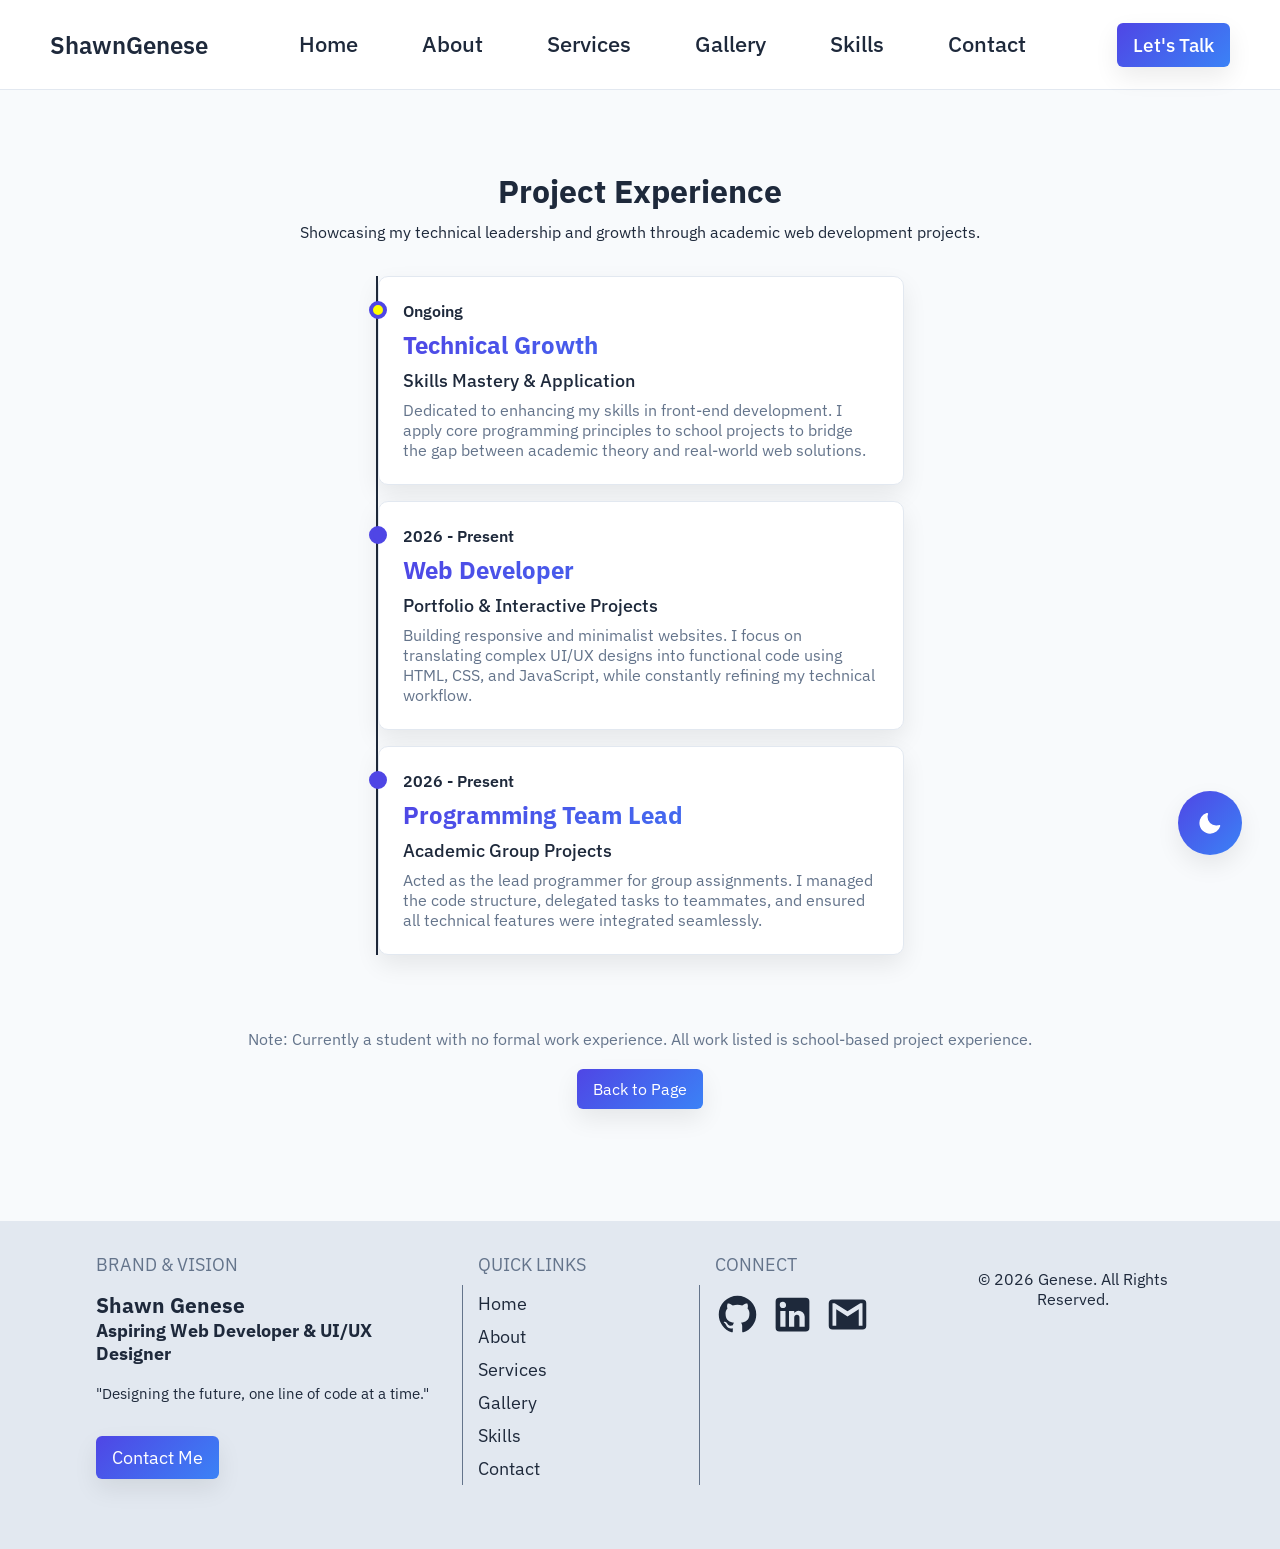
<file: experience.html>
<!DOCTYPE html>
<html lang="en">

<head>
  <meta charset="UTF-8" />
  <meta name="viewport" content="width=device-width, initial-scale=1.0" />
  <title>Portfolio Website - ShawnGenese</title>
  <link rel="stylesheet" href="assets/css/style.css" />
  <link rel="stylesheet" href="assets/css/reusableClassName.css">
  <link rel="stylesheet" href="assets/css/achievements.css">
  <link rel="preconnect" href="https://fonts.googleapis.com" />
  <link rel="preconnect" href="https://fonts.gstatic.com" crossorigin />
  <link href="https://fonts.googleapis.com/css2?family=IBM+Plex+Sans:ital,wght@0,100..700;1,100..700&display=swap"
    rel="stylesheet" />
</head>

<body>
  <nav class="navbar">
    <div class="navbar-logo">ShawnGenese</div>
    <div class="nav-menu">
      <a href="index.html">Home</a>
      <a href="about.html">About</a>
      <a href="services.html">Services</a>
      <a href="gallery.html">Gallery</a>
      <a href="skills.html">Skills</a>
      <a href="contact.html">Contact</a>
    </div>
    <div class="nav-buttons flex center">
      <a href="contact.html" class="button btnTalk">Let's Talk</a>
      <button id="toggleMenu" class="center button-secondary">&#9776;</button>
    </div>
  </nav>

  <button class="center" id="toggleTheme">
    <svg xmlns="http://www.w3.org/2000/svg" width="32" height="32" viewBox="0 0 24 24">
      <path fill="currentColor"
        d="M12.058 20q-3.333 0-5.667-2.334T4.058 12q0-2.47 1.413-4.535q1.414-2.067 4.01-2.973q.306-.107.536-.056t.381.199t.192.38q.04.233-.063.489q-.194.477-.282.971T10.158 7.5q0 2.673 1.863 4.537q1.864 1.863 4.537 1.863q.698 0 1.277-.148q.58-.148.988-.24q.218-.04.399.01t.292.176q.115.125.156.308t-.047.417q-.715 2.45-2.803 4.013T12.058 20" />
    </svg>
  </button>

  <header class="experience-section flex center">
    <h1 style="text-align: center;">Project Experience</h1>
    <p style="text-align: center;">Showcasing my technical leadership and growth through academic web development
      projects.</p>
    <div class="education-container flex">
      <div class="education-card card">
        <span>Ongoing</span>
        <h2 class="text-gradient">Technical Growth</h2>
        <p class="education-school">Skills Mastery & Application</p>
        <p class="education-desc">Dedicated to enhancing my skills in front-end development. I apply core programming
          principles to school projects to bridge the gap between academic theory and real-world web solutions.</p>
      </div>
      <div class="education-card card">
        <span>2026 - Present</span>
        <h2 class="text-gradient">Web Developer</h2>
        <p class="education-school">Portfolio & Interactive Projects</p>
        <p class="education-desc">Building responsive and minimalist websites. I focus on translating complex UI/UX
          designs into functional code using HTML, CSS, and JavaScript, while constantly refining my technical workflow.
        </p>
      </div>
      <div class="education-card card">
        <span>2026 - Present</span>
        <h2 class="text-gradient">Programming Team Lead</h2>
        <p class="education-school">Academic Group Projects</p>
        <p class="education-desc">Acted as the lead programmer for group assignments. I managed the code structure,
          delegated tasks to teammates, and ensured all technical features were integrated seamlessly.</p>
      </div>
    </div>
    <div class="flex center" style="margin-top: 40px; flex-direction: column;">
      <p class="text-muted" style="margin-bottom: 10px;">Note: Currently a student with no formal work experience. All
        work listed is school-based project experience.</p>
      <a onclick="window.history.back()" class="button">Back to Page</a>
    </div>
  </header>

  <footer class="footer flex">
    <div class="footer-container">
      <div class="footer-column">
        <p class="text-muted" style="margin-bottom: 1rem;">BRAND & VISION</p>
        <h3 class="text-color">Shawn Genese</h3>
        <h4 class="text-color" style="margin-bottom: 1rem;">Aspiring Web Developer & UI/UX Designer</h4>
        <small style="padding-top: 100px;">"Designing the future, one line of code at a time."</small>
        <a href="contact.html" class="button" style="display: flex; margin-top: 2rem; width: max-content;">Contact
          Me</a>
      </div>
      <hr style="margin: 2rem 0;">
      <div class="footer-column">
        <p class="text-muted">QUICK LINKS</p>
        <ul class="footer-links text-color">
          <a href="index.html">Home</a>
          <a href="about.html">About</a>
          <a href="services.html">Services</a>
          <a href="gallery.html">Gallery</a>
          <a href="skills.html">Skills</a>
          <a href="contact.html">Contact</a>
        </ul>
      </div>
      <hr style="margin: 2rem 0;">
      <div class="footer-column">
        <p class="text-muted">CONNECT</p>
        <ul class="footer-icons text-color">
          <!-- GITHUB -->
          <a href="https://github.com/shawngenese" target="_blank">
            <svg class="footer-icon" xmlns="http://www.w3.org/2000/svg" width="40" height="40" viewBox="0 0 24 24">
              <path fill="currentColor"
                d="M12 2A10 10 0 0 0 2 12c0 4.42 2.87 8.17 6.84 9.5c.5.08.66-.23.66-.5v-1.69c-2.77.6-3.36-1.34-3.36-1.34c-.46-1.16-1.11-1.47-1.11-1.47c-.91-.62.07-.6.07-.6c1 .07 1.53 1.03 1.53 1.03c.87 1.52 2.34 1.07 2.91.83c.09-.65.35-1.09.63-1.34c-2.22-.25-4.55-1.11-4.55-4.92c0-1.11.38-2 1.03-2.71c-.1-.25-.45-1.29.1-2.64c0 0 .84-.27 2.75 1.02c.79-.22 1.65-.33 2.5-.33s1.71.11 2.5.33c1.91-1.29 2.75-1.02 2.75-1.02c.55 1.35.2 2.39.1 2.64c.65.71 1.03 1.6 1.03 2.71c0 3.82-2.34 4.66-4.57 4.91c.36.31.69.92.69 1.85V21c0 .27.16.59.67.5C19.14 20.16 22 16.42 22 12A10 10 0 0 0 12 2" />
            </svg>
          </a>
          <!-- LINKEDIN -->
          <a href="https://linkedin.com/in/genese-shawn-g" target="_blank">
            <svg class="footer-icon" xmlns="http://www.w3.org/2000/svg" width="40" height="40" viewBox="0 0 24 24">
              <path fill="currentColor"
                d="M19 3a2 2 0 0 1 2 2v14a2 2 0 0 1-2 2H5a2 2 0 0 1-2-2V5a2 2 0 0 1 2-2zm-.5 15.5v-5.3a3.26 3.26 0 0 0-3.26-3.26c-.85 0-1.84.52-2.32 1.3v-1.11h-2.79v8.37h2.79v-4.93c0-.77.62-1.4 1.39-1.4a1.4 1.4 0 0 1 1.4 1.4v4.93zM6.88 8.56a1.68 1.68 0 0 0 1.68-1.68c0-.93-.75-1.69-1.68-1.69a1.69 1.69 0 0 0-1.69 1.69c0 .93.76 1.68 1.69 1.68m1.39 9.94v-8.37H5.5v8.37z" />
            </svg>
          </a>
          <!-- EMAIL -->
          <a href="https://mail.google.com/mail/?view=cm&fs=1&to=shawngenese25@gmail.com&su=Inquiry%20from%20Portfolio%20Website&body=Hi%20Shawn,%0A%0AI%20visited%20your%20portfolio%20and%20would%20like%20to%20discuss%20a%20project%20or%20opportunity%20with%20you.%0A%0A[Enter%20your%20message%20here]"
            target="_blank">
            <svg class="footer-icon" xmlns="http://www.w3.org/2000/svg" width="40" height="40" viewBox="0 0 24 24">
              <path fill="currentColor"
                d="M20 18h-2V9.25L12 13L6 9.25V18H4V6h1.2l6.8 4.25L18.8 6H20m0-2H4c-1.11 0-2 .89-2 2v12a2 2 0 0 0 2 2h16a2 2 0 0 0 2-2V6a2 2 0 0 0-2-2" />
            </svg>
          </a>
        </ul>
      </div>
    </div>
    <div class="footer-bottom">
      &copy; 2026 Genese. All Rights Reserved.
    </div>
  </footer>

  <script src="assets/js/darkMode.js"></script>
  <script src="assets/js/navbar.js"></script>
  <script src="assets/js/card.js"></script>
</body>

</html>
</file>
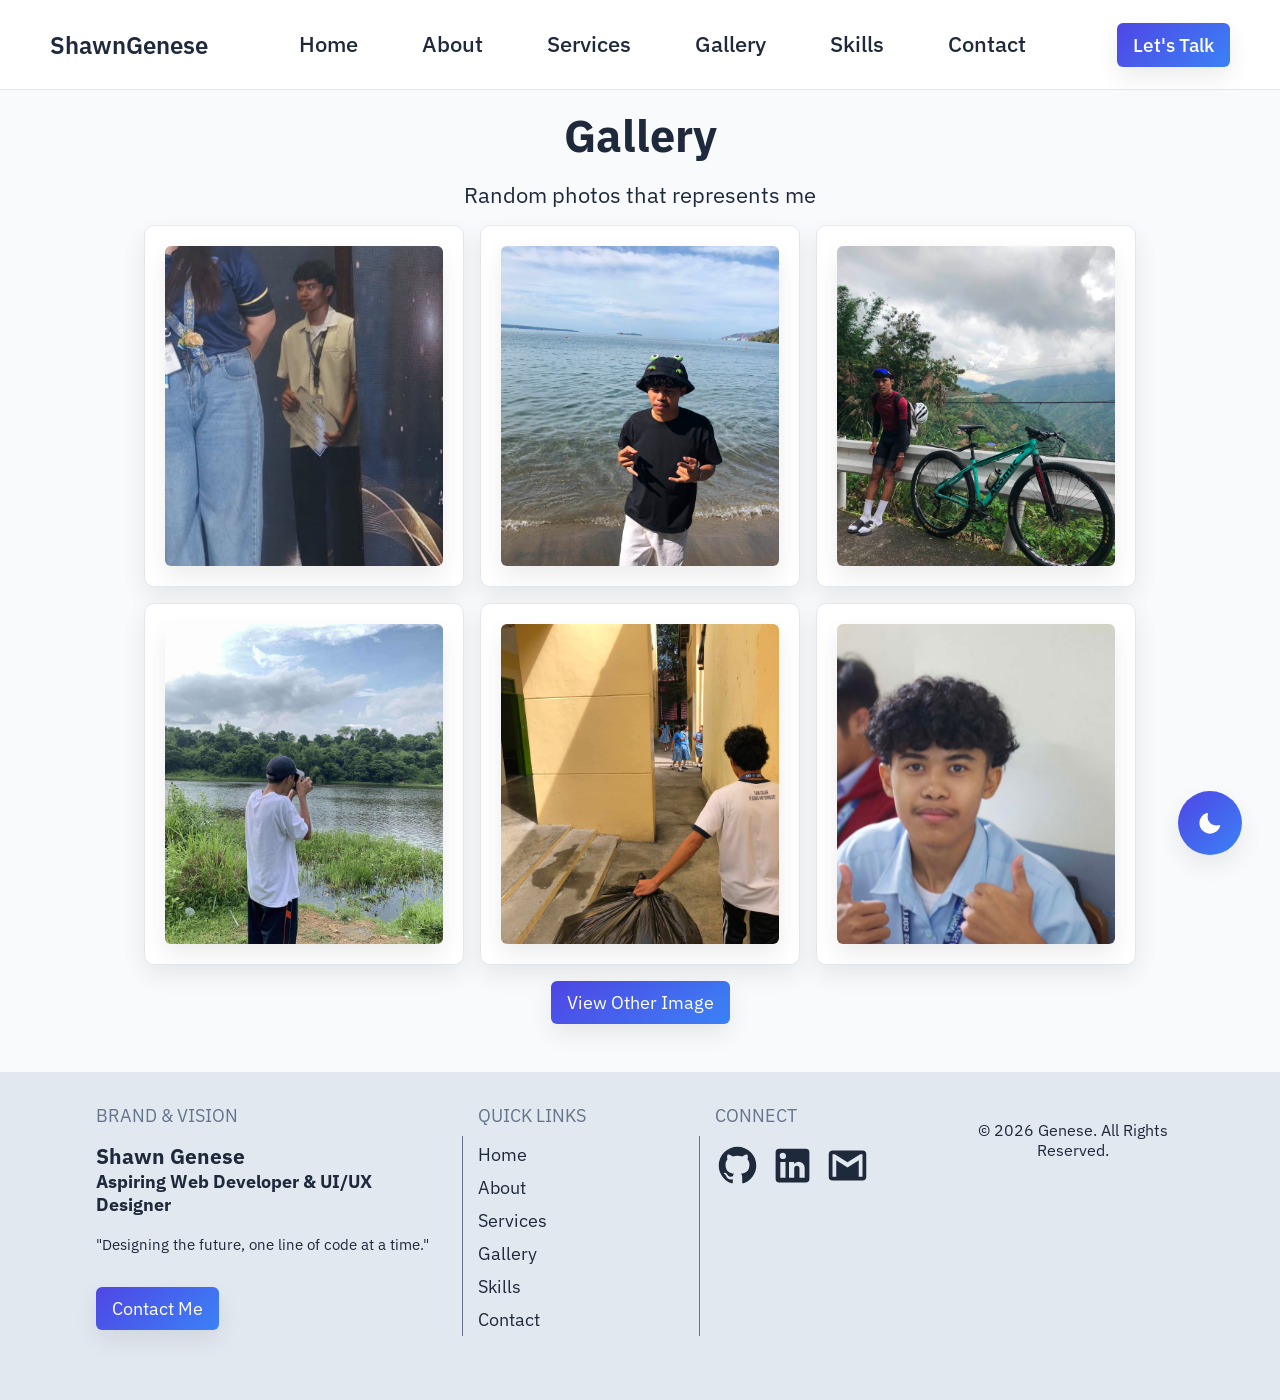
<file: gallery.html>
<!DOCTYPE html>
<html lang="en">

<head>
  <meta charset="UTF-8" />
  <meta name="viewport" content="width=device-width, initial-scale=1.0" />
  <title>Portfolio Website - ShawnGenese</title>
  <link rel="stylesheet" href="assets/css/style.css" />
  <link rel="stylesheet" href="assets/css/reusableClassName.css">
  <link rel="stylesheet" href="assets/css/gallery.css" />
  <link rel="preconnect" href="https://fonts.googleapis.com" />
  <link rel="preconnect" href="https://fonts.gstatic.com" crossorigin />
  <link href="https://fonts.googleapis.com/css2?family=IBM+Plex+Sans:ital,wght@0,100..700;1,100..700&display=swap"
    rel="stylesheet" />
</head>

<body>
  <nav class="navbar">
    <div class="navbar-logo">ShawnGenese</div>
    <div class="nav-menu">
      <a href="index.html">Home</a>
      <a href="about.html">About</a>
      <a href="services.html">Services</a>
      <a href="gallery.html">Gallery</a>
      <a href="skills.html">Skills</a>
      <a href="contact.html">Contact</a>
    </div>
    <div class="nav-buttons flex center">
      <a href="contact.html" class="button btnTalk">Let's Talk</a>
      <button id="toggleMenu" class="center button-secondary">&#9776;</button>
    </div>
  </nav>

  <button class="center" id="toggleTheme">
    <svg xmlns="http://www.w3.org/2000/svg" width="32" height="32" viewBox="0 0 24 24">
      <path fill="currentColor"
        d="M12.058 20q-3.333 0-5.667-2.334T4.058 12q0-2.47 1.413-4.535q1.414-2.067 4.01-2.973q.306-.107.536-.056t.381.199t.192.38q.04.233-.063.489q-.194.477-.282.971T10.158 7.5q0 2.673 1.863 4.537q1.864 1.863 4.537 1.863q.698 0 1.277-.148q.58-.148.988-.24q.218-.04.399.01t.292.176q.115.125.156.308t-.047.417q-.715 2.45-2.803 4.013T12.058 20" />
    </svg>
  </button>

  <header class="hero">
    <h1 style="text-align: center;">Gallery</h1>
    <p>Random photos that represents me</p>
    <div class="image-container">
      <div class="card">
        <div class="image-box">
          <img src="assets/images/gallery4.jpg" alt="">
        </div>
        <div class="image-desc">
          <p>shy</p>
        </div>
      </div>
      <div class="card">
        <div class="image-box">
          <img src="assets/images/gallery2.jpg" alt="">
        </div>
        <div class="image-desc">
          <p>playful</p>
        </div>
      </div>
      <div class="card">
        <div class="image-box">
          <img src="assets/images/gallery3.jpg" alt="">
        </div>
        <div class="image-desc">
          <p>improving</p>
        </div>
      </div>
      <div class="card">
        <div class="image-box">
          <img src="assets/images/gallery6.jpg" alt="">
        </div>
        <div class="image-desc">
          <p>kind</p>
        </div>
      </div>
      <div class="card">
        <div class="image-box">
          <img src="assets/images/gallery5.jpg" alt="">
        </div>
        <div class="image-desc">
          <p>masipag?</p>
        </div>
      </div>
      <div class="card">
        <div class="image-box">
          <img src="assets/images/gallery1.jpg" alt="">
        </div>
        <div class="image-desc">
          <p>humble</p>
        </div>
      </div>
    </div>
    <a href="404.html" class="button" style="font-size: 1.1rem;">View Other Image</a>
  </header>

  <footer class="footer flex">
    <div class="footer-container">
      <div class="footer-column">
        <p class="text-muted" style="margin-bottom: 1rem;">BRAND & VISION</p>
        <h3 class="text-color">Shawn Genese</h3>
        <h4 class="text-color" style="margin-bottom: 1rem;">Aspiring Web Developer & UI/UX Designer</h4>
        <small style="padding-top: 100px;">"Designing the future, one line of code at a time."</small>
        <a href="contact.html" class="button" style="display: flex; margin-top: 2rem; width: max-content;">Contact
          Me</a>
      </div>
      <hr style="margin: 2rem 0;">
      <div class="footer-column">
        <p class="text-muted">QUICK LINKS</p>
        <ul class="footer-links text-color">
          <a href="index.html">Home</a>
          <a href="about.html">About</a>
          <a href="services.html">Services</a>
          <a href="gallery.html">Gallery</a>
          <a href="skills.html">Skills</a>
          <a href="contact.html">Contact</a>
        </ul>
      </div>
      <hr style="margin: 2rem 0;">
      <div class="footer-column">
        <p class="text-muted">CONNECT</p>
        <ul class="footer-icons text-color">
          <!-- GITHUB -->
          <a href="https://github.com/shawngenese" target="_blank">
            <svg class="footer-icon" xmlns="http://www.w3.org/2000/svg" width="40" height="40" viewBox="0 0 24 24">
              <path fill="currentColor"
                d="M12 2A10 10 0 0 0 2 12c0 4.42 2.87 8.17 6.84 9.5c.5.08.66-.23.66-.5v-1.69c-2.77.6-3.36-1.34-3.36-1.34c-.46-1.16-1.11-1.47-1.11-1.47c-.91-.62.07-.6.07-.6c1 .07 1.53 1.03 1.53 1.03c.87 1.52 2.34 1.07 2.91.83c.09-.65.35-1.09.63-1.34c-2.22-.25-4.55-1.11-4.55-4.92c0-1.11.38-2 1.03-2.71c-.1-.25-.45-1.29.1-2.64c0 0 .84-.27 2.75 1.02c.79-.22 1.65-.33 2.5-.33s1.71.11 2.5.33c1.91-1.29 2.75-1.02 2.75-1.02c.55 1.35.2 2.39.1 2.64c.65.71 1.03 1.6 1.03 2.71c0 3.82-2.34 4.66-4.57 4.91c.36.31.69.92.69 1.85V21c0 .27.16.59.67.5C19.14 20.16 22 16.42 22 12A10 10 0 0 0 12 2" />
            </svg>
          </a>
          <!-- LINKEDIN -->
          <a href="https://linkedin.com/in/genese-shawn-g" target="_blank">
            <svg class="footer-icon" xmlns="http://www.w3.org/2000/svg" width="40" height="40" viewBox="0 0 24 24">
              <path fill="currentColor"
                d="M19 3a2 2 0 0 1 2 2v14a2 2 0 0 1-2 2H5a2 2 0 0 1-2-2V5a2 2 0 0 1 2-2zm-.5 15.5v-5.3a3.26 3.26 0 0 0-3.26-3.26c-.85 0-1.84.52-2.32 1.3v-1.11h-2.79v8.37h2.79v-4.93c0-.77.62-1.4 1.39-1.4a1.4 1.4 0 0 1 1.4 1.4v4.93zM6.88 8.56a1.68 1.68 0 0 0 1.68-1.68c0-.93-.75-1.69-1.68-1.69a1.69 1.69 0 0 0-1.69 1.69c0 .93.76 1.68 1.69 1.68m1.39 9.94v-8.37H5.5v8.37z" />
            </svg>
          </a>
          <!-- EMAIL -->
          <a href="https://mail.google.com/mail/?view=cm&fs=1&to=shawngenese25@gmail.com&su=Inquiry%20from%20Portfolio%20Website&body=Hi%20Shawn,%0A%0AI%20visited%20your%20portfolio%20and%20would%20like%20to%20discuss%20a%20project%20or%20opportunity%20with%20you.%0A%0A[Enter%20your%20message%20here]"
            target="_blank">
            <svg class="footer-icon" xmlns="http://www.w3.org/2000/svg" width="40" height="40" viewBox="0 0 24 24">
              <path fill="currentColor"
                d="M20 18h-2V9.25L12 13L6 9.25V18H4V6h1.2l6.8 4.25L18.8 6H20m0-2H4c-1.11 0-2 .89-2 2v12a2 2 0 0 0 2 2h16a2 2 0 0 0 2-2V6a2 2 0 0 0-2-2" />
            </svg>
          </a>
        </ul>
      </div>
    </div>
    <div class="footer-bottom">
      &copy; 2026 Genese. All Rights Reserved.
    </div>
  </footer>

  <script src="assets/js/darkMode.js"></script>
  <script src="assets/js/navbar.js"></script>
  <script src="assets/js/card.js"></script>
</body>

</html>
</file>
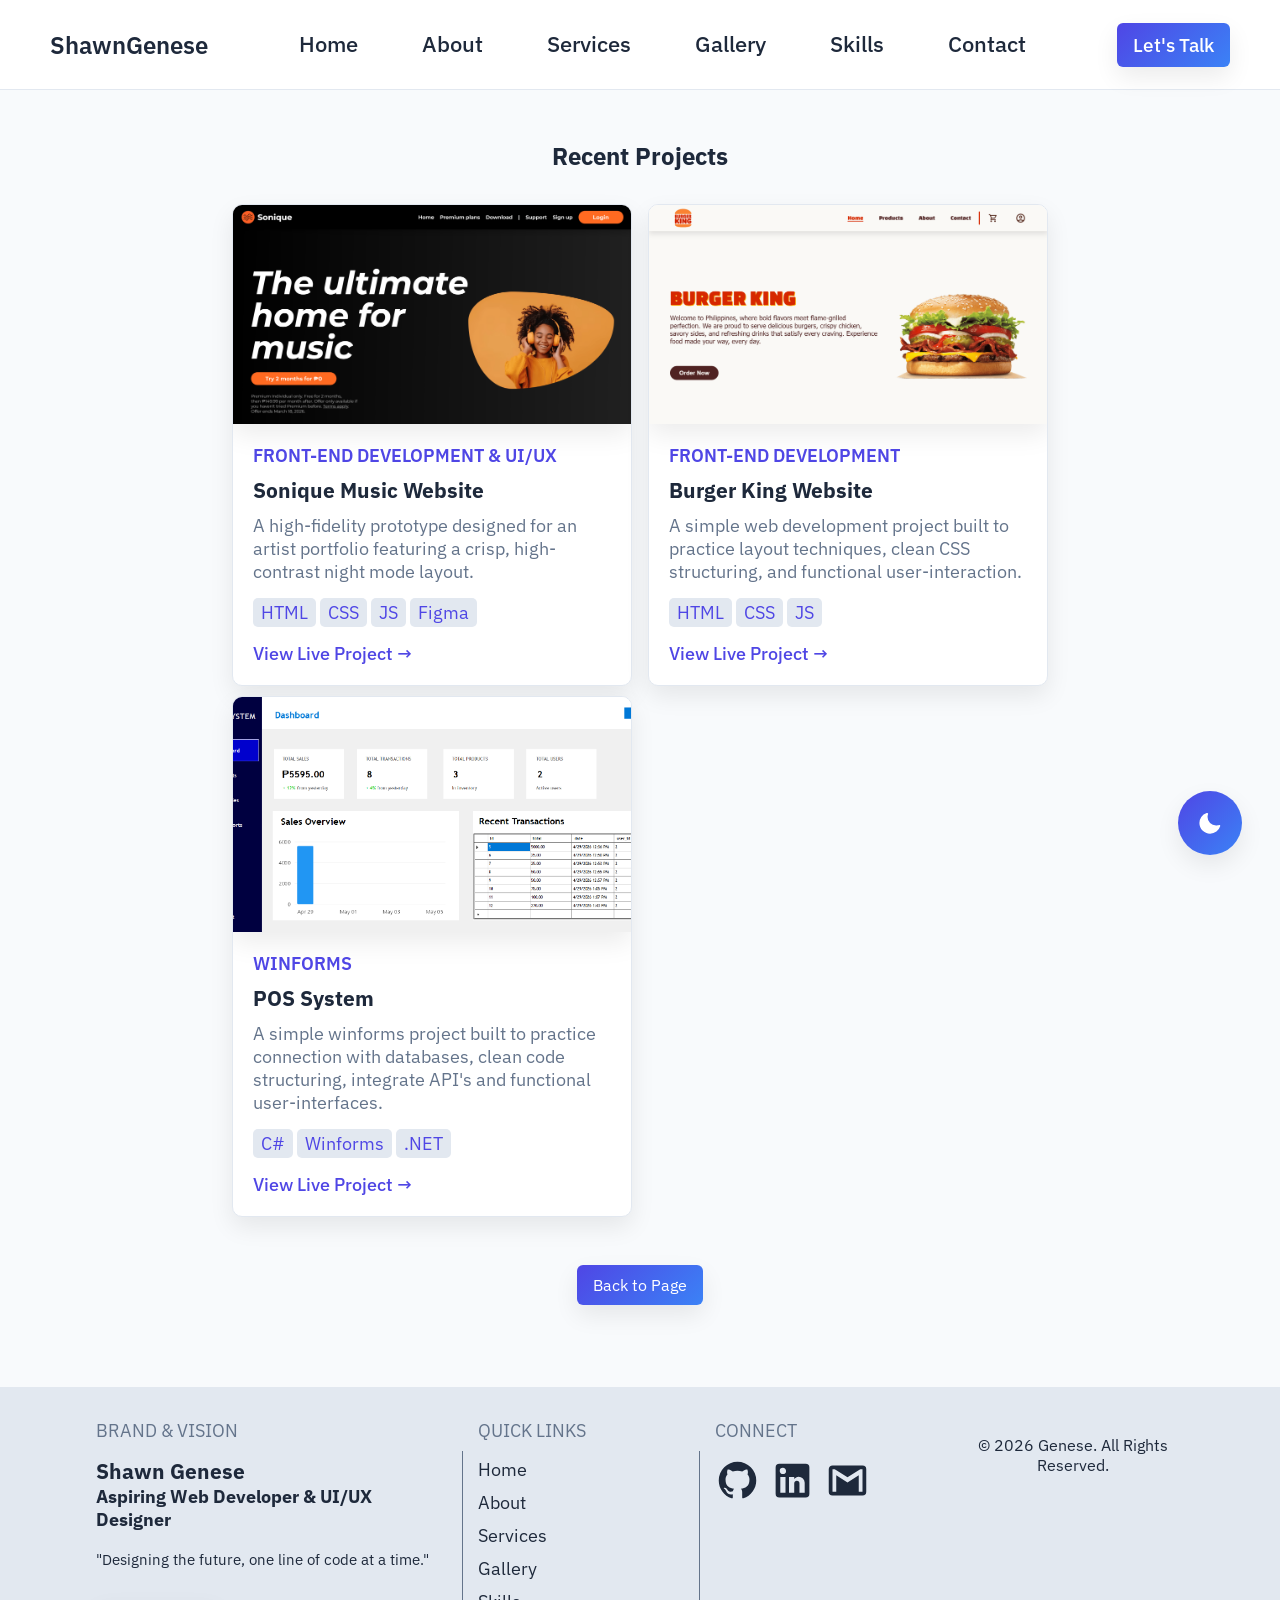
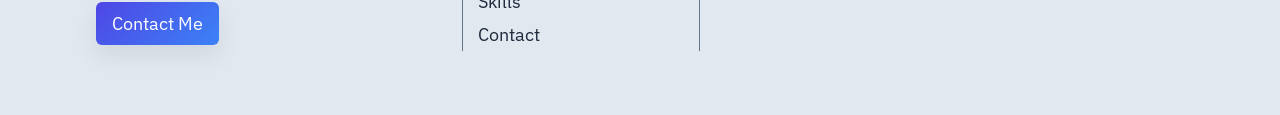
<file: projects.html>
<!DOCTYPE html>
<html lang="en">

<head>
  <meta charset="UTF-8" />
  <meta name="viewport" content="width=device-width, initial-scale=1.0" />
  <title>Portfolio Website - ShawnGenese</title>
  <link rel="stylesheet" href="assets/css/style.css" />
  <link rel="stylesheet" href="assets/css/reusableClassName.css">
  <link rel="stylesheet" href="assets/css/projects.css" />
  <link rel="preconnect" href="https://fonts.googleapis.com" />
  <link rel="preconnect" href="https://fonts.gstatic.com" crossorigin />
  <link href="https://fonts.googleapis.com/css2?family=IBM+Plex+Sans:ital,wght@0,100..700;1,100..700&display=swap"
    rel="stylesheet" />
</head>

<body>
  <nav class="navbar">
    <div class="navbar-logo">ShawnGenese</div>
    <div class="nav-menu">
      <a href="index.html">Home</a>
      <a href="about.html">About</a>
      <a href="services.html">Services</a>
      <a href="gallery.html">Gallery</a>
      <a href="skills.html">Skills</a>
      <a href="contact.html">Contact</a>
    </div>
    <div class="nav-buttons flex center">
      <a href="contact.html" class="button btnTalk">Let's Talk</a>
      <button id="toggleMenu" class="center button-secondary">&#9776;</button>
    </div>
  </nav>

  <button class="center" id="toggleTheme">
    <svg xmlns="http://www.w3.org/2000/svg" width="32" height="32" viewBox="0 0 24 24">
      <path fill="currentColor"
        d="M12.058 20q-3.333 0-5.667-2.334T4.058 12q0-2.47 1.413-4.535q1.414-2.067 4.01-2.973q.306-.107.536-.056t.381.199t.192.38q.04.233-.063.489q-.194.477-.282.971T10.158 7.5q0 2.673 1.863 4.537q1.864 1.863 4.537 1.863q.698 0 1.277-.148q.58-.148.988-.24q.218-.04.399.01t.292.176q.115.125.156.308t-.047.417q-.715 2.45-2.803 4.013T12.058 20" />
    </svg>
  </button>

  <section class="project-section center" id="featuredProjects">
    <h1 class="">Recent Projects</h1>
    <div class="project-container flex">
      <div class="card">
        <div class="project-image">
          <img src="assets/images/sonique-website.png" alt="" height="100%" width="100%">
        </div>
        <div class="project-content flex">
          <span class="project-tag text-primary">FRONT-END DEVELOPMENT & UI/UX</span>
          <h3>Sonique Music Website</h3>
          <p class="text-muted">A high-fidelity prototype designed for an artist portfolio featuring a crisp,
            high-contrast night mode layout.</p>
          <div class="tech-stack text-primary">
            <span>HTML</span>
            <span>CSS</span>
            <span>JS</span>
            <span>Figma</span>
          </div>
          <a href="https://shawngenese.github.io/sonique-music-website" target="_blank"
            class="project-link text-primary">View Live Project <span class="arrow">&rarr;</span></a>
        </div>
      </div>
      <div class="card">
        <div class="project-image">
          <img src="assets/images/burger-king-website.png" alt="" height="100%" width="100%">
        </div>
        <div class="project-content flex">
          <span class="project-tag text-primary">FRONT-END DEVELOPMENT</span>
          <h3>Burger King Website</h3>
          <p class="text-muted">A simple web development project built to practice layout techniques, clean CSS
            structuring, and functional user-interaction.</p>
          <div class="tech-stack text-primary">
            <span>HTML</span>
            <span>CSS</span>
            <span>JS</span>
          </div>
          <a href="https://shawngenese.github.io/burgerkingwebsite/" target="_blank"
            class="project-link text-primary">View Live Project <span class="arrow">&rarr;</span></a>
        </div>
      </div>
      <div class="card">
        <div class="project-image">
          <img src="assets/images/pos-system.png" alt="" height="235px" width="100%" style="object-fit: cover;">
        </div>
        <div class="project-content flex">
          <span class="project-tag text-primary">WINFORMS</span>
          <h3>POS System</h3>
          <p class="text-muted">A simple winforms project built to practice connection with databases, clean code
            structuring, integrate API's and functional user-interfaces.</p>
          <div class="tech-stack text-primary">
            <span>C#</span>
            <span>Winforms</span>
            <span>.NET</span>
          </div>
          <a href="404.html" class="project-link text-primary">View Live Project <span class="arrow">&rarr;</span></a>
        </div>
      </div>
    </div>
    <a class="button" style="margin-top: 2rem;" onclick="window.history.back()">Back to Page</a>
  </section>


  <footer class="footer flex">
    <div class="footer-container">
      <div class="footer-column">
        <p class="text-muted" style="margin-bottom: 1rem;">BRAND & VISION</p>
        <h3 class="text-color">Shawn Genese</h3>
        <h4 class="text-color" style="margin-bottom: 1rem;">Aspiring Web Developer & UI/UX Designer</h4>
        <small style="padding-top: 100px;">"Designing the future, one line of code at a time."</small>
        <a href="contact.html" class="button" style="display: flex; margin-top: 2rem; width: max-content;">Contact
          Me</a>
      </div>
      <hr style="margin: 2rem 0;">
      <div class="footer-column">
        <p class="text-muted">QUICK LINKS</p>
        <ul class="footer-links text-color">
          <a href="index.html">Home</a>
          <a href="about.html">About</a>
          <a href="services.html">Services</a>
          <a href="gallery.html">Gallery</a>
          <a href="skills.html">Skills</a>
          <a href="contact.html">Contact</a>
        </ul>
      </div>
      <hr style="margin: 2rem 0;">
      <div class="footer-column">
        <p class="text-muted">CONNECT</p>
        <ul class="footer-icons text-color">
          <!-- GITHUB -->
          <a href="https://github.com/shawngenese" target="_blank">
            <svg class="footer-icon" xmlns="http://www.w3.org/2000/svg" width="40" height="40" viewBox="0 0 24 24">
              <path fill="currentColor"
                d="M12 2A10 10 0 0 0 2 12c0 4.42 2.87 8.17 6.84 9.5c.5.08.66-.23.66-.5v-1.69c-2.77.6-3.36-1.34-3.36-1.34c-.46-1.16-1.11-1.47-1.11-1.47c-.91-.62.07-.6.07-.6c1 .07 1.53 1.03 1.53 1.03c.87 1.52 2.34 1.07 2.91.83c.09-.65.35-1.09.63-1.34c-2.22-.25-4.55-1.11-4.55-4.92c0-1.11.38-2 1.03-2.71c-.1-.25-.45-1.29.1-2.64c0 0 .84-.27 2.75 1.02c.79-.22 1.65-.33 2.5-.33s1.71.11 2.5.33c1.91-1.29 2.75-1.02 2.75-1.02c.55 1.35.2 2.39.1 2.64c.65.71 1.03 1.6 1.03 2.71c0 3.82-2.34 4.66-4.57 4.91c.36.31.69.92.69 1.85V21c0 .27.16.59.67.5C19.14 20.16 22 16.42 22 12A10 10 0 0 0 12 2" />
            </svg>
          </a>
          <!-- LINKEDIN -->
          <a href="https://linkedin.com/in/genese-shawn-g" target="_blank">
            <svg class="footer-icon" xmlns="http://www.w3.org/2000/svg" width="40" height="40" viewBox="0 0 24 24">
              <path fill="currentColor"
                d="M19 3a2 2 0 0 1 2 2v14a2 2 0 0 1-2 2H5a2 2 0 0 1-2-2V5a2 2 0 0 1 2-2zm-.5 15.5v-5.3a3.26 3.26 0 0 0-3.26-3.26c-.85 0-1.84.52-2.32 1.3v-1.11h-2.79v8.37h2.79v-4.93c0-.77.62-1.4 1.39-1.4a1.4 1.4 0 0 1 1.4 1.4v4.93zM6.88 8.56a1.68 1.68 0 0 0 1.68-1.68c0-.93-.75-1.69-1.68-1.69a1.69 1.69 0 0 0-1.69 1.69c0 .93.76 1.68 1.69 1.68m1.39 9.94v-8.37H5.5v8.37z" />
            </svg>
          </a>
          <!-- EMAIL -->
          <a href="https://mail.google.com/mail/?view=cm&fs=1&to=shawngenese25@gmail.com&su=Inquiry%20from%20Portfolio%20Website&body=Hi%20Shawn,%0A%0AI%20visited%20your%20portfolio%20and%20would%20like%20to%20discuss%20a%20project%20or%20opportunity%20with%20you.%0A%0A[Enter%20your%20message%20here]"
            target="_blank">
            <svg class="footer-icon" xmlns="http://www.w3.org/2000/svg" width="40" height="40" viewBox="0 0 24 24">
              <path fill="currentColor"
                d="M20 18h-2V9.25L12 13L6 9.25V18H4V6h1.2l6.8 4.25L18.8 6H20m0-2H4c-1.11 0-2 .89-2 2v12a2 2 0 0 0 2 2h16a2 2 0 0 0 2-2V6a2 2 0 0 0-2-2" />
            </svg>
          </a>
        </ul>
      </div>
    </div>
    <div class="footer-bottom">
      &copy; 2026 Genese. All Rights Reserved.
    </div>
  </footer>

  <script src="assets/js/darkMode.js"></script>
  <script src="assets/js/navbar.js"></script>
  <script src="assets/js/card.js"></script>
  <script src="assets/js/imgHover.js"></script>
</body>

</html>
</file>
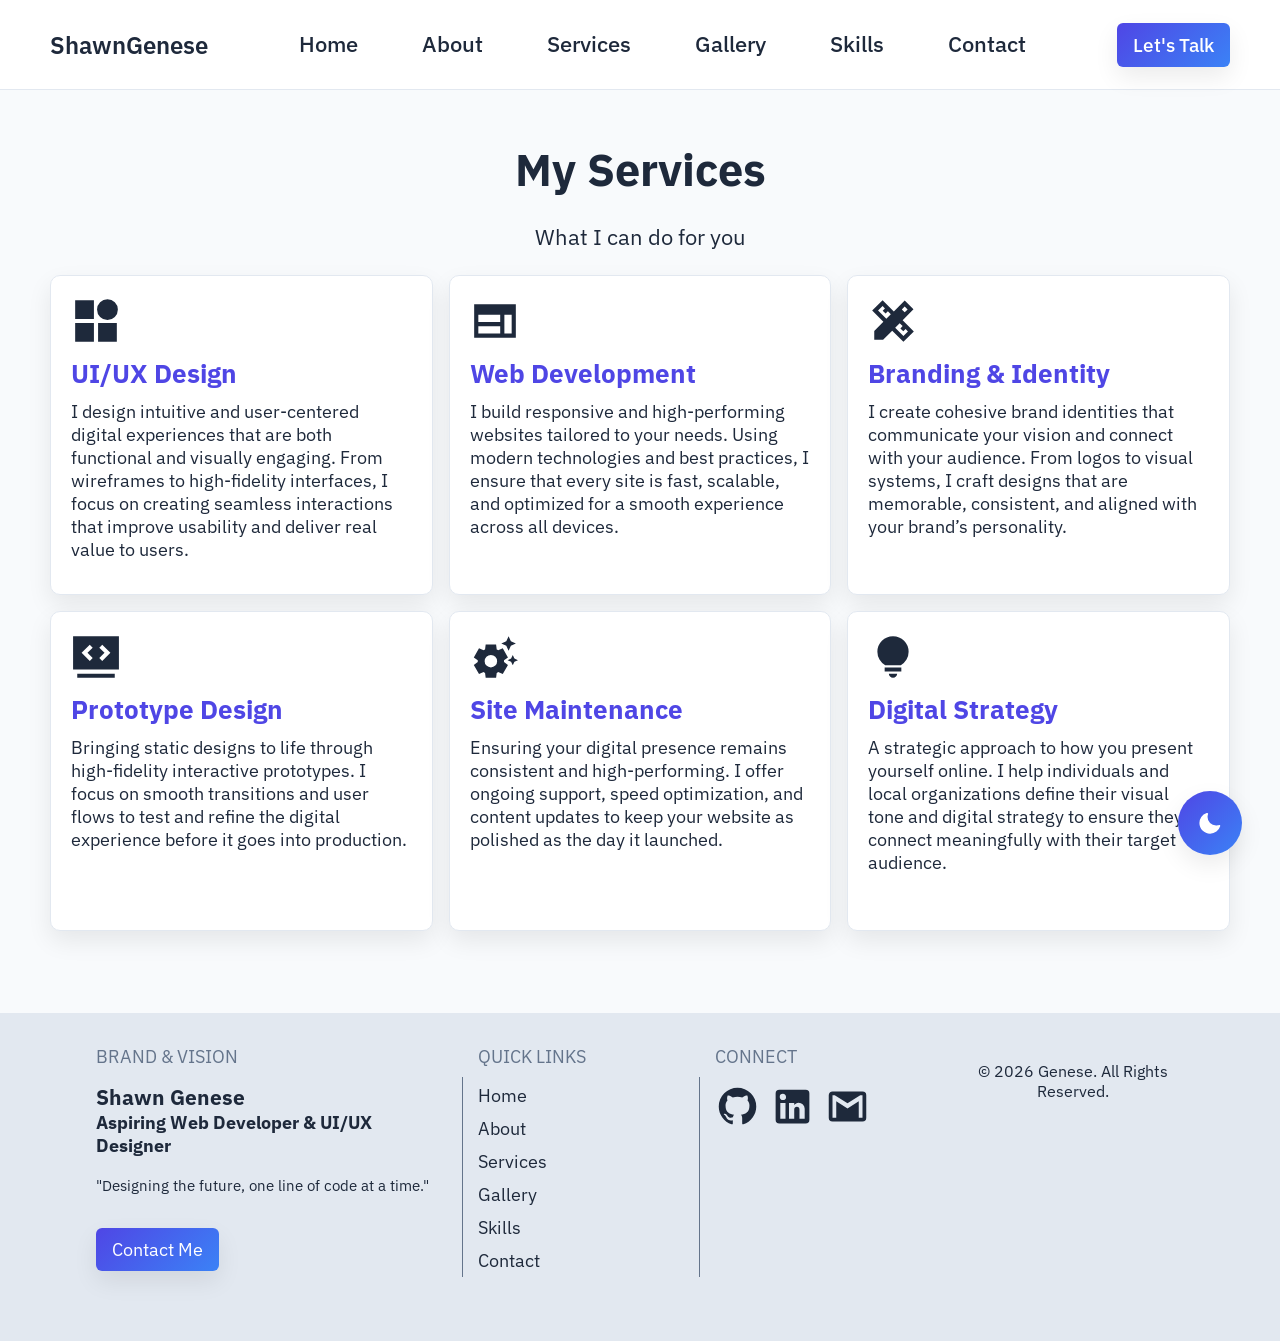
<file: services.html>
<!DOCTYPE html>
<html lang="en">

<head>
  <meta charset="UTF-8" />
  <meta name="viewport" content="width=device-width, initial-scale=1.0" />
  <title>Portfolio Website - ShawnGenese</title>
  <link rel="stylesheet" href="assets/css/style.css" />
  <link rel="stylesheet" href="assets/css/reusableClassName.css">
  <link rel="stylesheet" href="assets/css/services.css" />
  <link rel="preconnect" href="https://fonts.googleapis.com" />
  <link rel="preconnect" href="https://fonts.gstatic.com" crossorigin />
  <link href="https://fonts.googleapis.com/css2?family=IBM+Plex+Sans:ital,wght@0,100..700;1,100..700&display=swap"
    rel="stylesheet" />
</head>

<body>
  <nav class="navbar">
    <div class="navbar-logo">ShawnGenese</div>
    <div class="nav-menu">
      <a href="index.html">Home</a>
      <a href="about.html">About</a>
      <a href="services.html">Services</a>
      <a href="gallery.html">Gallery</a>
      <a href="skills.html">Skills</a>
      <a href="contact.html">Contact</a>
    </div>
    <div class="nav-buttons flex center">
      <a href="contact.html" class="button btnTalk">Let's Talk</a>
      <button id="toggleMenu" class="center button-secondary">&#9776;</button>
    </div>
  </nav>

  <button class="center" id="toggleTheme">
    <svg xmlns="http://www.w3.org/2000/svg" width="32" height="32" viewBox="0 0 24 24">
      <path fill="currentColor"
        d="M12.058 20q-3.333 0-5.667-2.334T4.058 12q0-2.47 1.413-4.535q1.414-2.067 4.01-2.973q.306-.107.536-.056t.381.199t.192.38q.04.233-.063.489q-.194.477-.282.971T10.158 7.5q0 2.673 1.863 4.537q1.864 1.863 4.537 1.863q.698 0 1.277-.148q.58-.148.988-.24q.218-.04.399.01t.292.176q.115.125.156.308t-.047.417q-.715 2.45-2.803 4.013T12.058 20" />
    </svg>
  </button>

  <header class="hero">
    <div class="hero-container center flex">
      <h1>My Services</h1>
      <p>What I can do for you</p>
      <div class="card-container center">
        <div class="card flex">
          <svg xmlns="http://www.w3.org/2000/svg" width="50" height="50" viewBox="0 0 24 24">
            <path fill="currentColor" d="M12.5 6.5a5 5 0 1 1 10 0a5 5 0 0 1-10 0M2 2h9v9H2zm0 11h9v9H2zm11 0h9v9h-9z" />
          </svg>
          <h2 class="text-primary">UI/UX Design</h2>
          <p>
            I design intuitive and user-centered digital experiences that are both functional and visually engaging.
            From wireframes to high-fidelity interfaces, I focus on creating seamless interactions that improve
            usability
            and deliver real value to users.
          </p>
        </div>
        <div class="card flex">
          <svg xmlns="http://www.w3.org/2000/svg" width="50" height="50" viewBox="0 0 24 24">
            <path fill="currentColor" d="M2 20V4h20v16zm2-2h10.5v-3.5H4zm12.5 0H20V9h-3.5zM4 12.5h10.5V9H4z" />
          </svg>
          <h2 class="text-primary">Web Development</h2>
          <p>
            I build responsive and high-performing websites tailored to your needs. Using modern technologies and best
            practices,
            I ensure that every site is fast, scalable, and optimized for a smooth experience across all devices.
          </p>
        </div>
        <div class="card flex">
          <svg xmlns="http://www.w3.org/2000/svg" width="50" height="50" viewBox="0 0 24 24">
            <path fill="currentColor"
              d="m8.8 10.95l2.15-2.175l-1.4-1.425l-1.1 1.1l-1.4-1.4l1.075-1.1L7 4.825L4.825 7zm8.2 8.225L19.175 17l-1.125-1.125l-1.1 1.075l-1.4-1.4l1.075-1.1l-1.425-1.4l-2.15 2.15zm-.775-12.75l1.4 1.4l1.4-1.4L17.6 5zM7.25 21H3v-4.25l4.375-4.375L2 7l5-5l5.4 5.4l5.225-5.25l4.2 4.25l-5.2 5.225L22 17l-5 5l-5.375-5.375z" />
          </svg>
          <h2 class="text-primary">Branding & Identity</h2>
          <p>
            I create cohesive brand identities that communicate your vision and connect with your audience. From logos
            to
            visual systems, I craft designs that are memorable, consistent, and aligned with your brand’s personality.
          </p>
        </div>
        <div class="card flex">
          <svg xmlns="http://www.w3.org/2000/svg" width="50" height="50" viewBox="0 0 24 24">
            <path fill="currentColor"
              d="M23 2H1v16h22zm-9.414 10.5l2.5-2.5l-2.5-2.5L15 6.086L18.914 10L15 13.914zM9 13.914L5.086 10L9 6.086L10.414 7.5l-2.5 2.5l2.5 2.5zM21 20H3v2h18z" />
          </svg>
          <h2 class="text-primary">Prototype Design</h2>
          <p>
            Bringing static designs to life through high-fidelity interactive prototypes.
            I focus on smooth transitions and user flows to test and refine the digital
            experience before it goes into production.
          </p>
        </div>
        <div class="card flex">
          <svg xmlns="http://www.w3.org/2000/svg" width="50" height="50" viewBox="0 0 24 24">
            <path fill="currentColor"
              d="m18.525 9l-1.1-2.4l-2.4-1.1l2.4-1.1l1.1-2.4l1.1 2.4l2.4 1.1l-2.4 1.1l-1.1 2.4Zm2 7l-.8-1.7l-1.7-.8l1.7-.8l.8-1.7l.8 1.7l1.7.8l-1.7.8l-.8 1.7Zm-13 6l-.3-2.35q-.2-.075-.387-.2t-.313-.25l-2.2.95l-2.5-4.35l1.9-1.4v-.8l-1.9-1.4l2.5-4.35l2.2.95q.125-.125.313-.25t.387-.2l.3-2.35h5l.3 2.35q.2.075.388.2t.312.25l2.2-.95l2.5 4.35l-1.9 1.4v.8l1.9 1.4l-2.5 4.35l-2.2-.95q-.125.125-.312.25t-.388.2l-.3 2.35h-5Zm2.5-5q1.25 0 2.125-.875T13.025 14q0-1.25-.875-2.125T10.025 11q-1.25 0-2.125.875T7.025 14q0 1.25.875 2.125t2.125.875Z" />
          </svg>
          <h2 class="text-primary">Site Maintenance</h2>
          <p>
            Ensuring your digital presence remains consistent and high-performing.
            I offer ongoing support, speed optimization, and content updates to keep
            your website as polished as the day it launched.
          </p>
        </div>
        <div class="card flex">
          <svg xmlns="http://www.w3.org/2000/svg" width="50" height="50" viewBox="0 0 24 24">
            <path fill="currentColor"
              d="M12 22q-.825 0-1.412-.587T10 20h4q0 .825-.587 1.413T12 22m-4-3v-2h8v2zm.25-3q-1.725-1.025-2.738-2.75T4.5 9.5q0-3.125 2.188-5.312T12 2t5.313 2.188T19.5 9.5q0 2.025-1.012 3.75T15.75 16z" />
          </svg>
          <h2 class="text-primary">Digital Strategy</h2>
          <p>
            A strategic approach to how you present yourself online. I help individuals and
            local organizations define their visual tone and digital strategy to ensure
            they connect meaningfully with their target audience.
          </p>
        </div>
      </div>
    </div>
  </header>

  <main>

  </main>


  <footer class="footer flex">
    <div class="footer-container">
      <div class="footer-column">
        <p class="text-muted" style="margin-bottom: 1rem;">BRAND & VISION</p>
        <h3 class="text-color">Shawn Genese</h3>
        <h4 class="text-color" style="margin-bottom: 1rem;">Aspiring Web Developer & UI/UX Designer</h4>
        <small style="padding-top: 100px;">"Designing the future, one line of code at a time."</small>
        <a href="contact.html" class="button" style="display: flex; margin-top: 2rem; width: max-content;">Contact
          Me</a>
      </div>
      <hr style="margin: 2rem 0;">
      <div class="footer-column">
        <p class="text-muted">QUICK LINKS</p>
        <ul class="footer-links text-color">
          <a href="index.html">Home</a>
          <a href="about.html">About</a>
          <a href="services.html">Services</a>
          <a href="gallery.html">Gallery</a>
          <a href="skills.html">Skills</a>
          <a href="contact.html">Contact</a>
        </ul>
      </div>
      <hr style="margin: 2rem 0;">
      <div class="footer-column">
        <p class="text-muted">CONNECT</p>
        <ul class="footer-icons text-color">
          <!-- GITHUB -->
          <a href="https://github.com/shawngenese" target="_blank">
            <svg class="footer-icon" xmlns="http://www.w3.org/2000/svg" width="40" height="40" viewBox="0 0 24 24">
              <path fill="currentColor"
                d="M12 2A10 10 0 0 0 2 12c0 4.42 2.87 8.17 6.84 9.5c.5.08.66-.23.66-.5v-1.69c-2.77.6-3.36-1.34-3.36-1.34c-.46-1.16-1.11-1.47-1.11-1.47c-.91-.62.07-.6.07-.6c1 .07 1.53 1.03 1.53 1.03c.87 1.52 2.34 1.07 2.91.83c.09-.65.35-1.09.63-1.34c-2.22-.25-4.55-1.11-4.55-4.92c0-1.11.38-2 1.03-2.71c-.1-.25-.45-1.29.1-2.64c0 0 .84-.27 2.75 1.02c.79-.22 1.65-.33 2.5-.33s1.71.11 2.5.33c1.91-1.29 2.75-1.02 2.75-1.02c.55 1.35.2 2.39.1 2.64c.65.71 1.03 1.6 1.03 2.71c0 3.82-2.34 4.66-4.57 4.91c.36.31.69.92.69 1.85V21c0 .27.16.59.67.5C19.14 20.16 22 16.42 22 12A10 10 0 0 0 12 2" />
            </svg>
          </a>
          <!-- LINKEDIN -->
          <a href="https://linkedin.com/in/genese-shawn-g" target="_blank">
            <svg class="footer-icon" xmlns="http://www.w3.org/2000/svg" width="40" height="40" viewBox="0 0 24 24">
              <path fill="currentColor"
                d="M19 3a2 2 0 0 1 2 2v14a2 2 0 0 1-2 2H5a2 2 0 0 1-2-2V5a2 2 0 0 1 2-2zm-.5 15.5v-5.3a3.26 3.26 0 0 0-3.26-3.26c-.85 0-1.84.52-2.32 1.3v-1.11h-2.79v8.37h2.79v-4.93c0-.77.62-1.4 1.39-1.4a1.4 1.4 0 0 1 1.4 1.4v4.93zM6.88 8.56a1.68 1.68 0 0 0 1.68-1.68c0-.93-.75-1.69-1.68-1.69a1.69 1.69 0 0 0-1.69 1.69c0 .93.76 1.68 1.69 1.68m1.39 9.94v-8.37H5.5v8.37z" />
            </svg>
          </a>
          <!-- EMAIL -->
          <a href="https://mail.google.com/mail/?view=cm&fs=1&to=shawngenese25@gmail.com&su=Inquiry%20from%20Portfolio%20Website&body=Hi%20Shawn,%0A%0AI%20visited%20your%20portfolio%20and%20would%20like%20to%20discuss%20a%20project%20or%20opportunity%20with%20you.%0A%0A[Enter%20your%20message%20here]"
            target="_blank">
            <svg class="footer-icon" xmlns="http://www.w3.org/2000/svg" width="40" height="40" viewBox="0 0 24 24">
              <path fill="currentColor"
                d="M20 18h-2V9.25L12 13L6 9.25V18H4V6h1.2l6.8 4.25L18.8 6H20m0-2H4c-1.11 0-2 .89-2 2v12a2 2 0 0 0 2 2h16a2 2 0 0 0 2-2V6a2 2 0 0 0-2-2" />
            </svg>
          </a>
        </ul>
      </div>
    </div>
    <div class="footer-bottom">
      &copy; 2026 Genese. All Rights Reserved.
    </div>
  </footer>

  <script src="assets/js/darkMode.js"></script>
  <script src="assets/js/navbar.js"></script>
  <script src="assets/js/card.js"></script>
</body>

</html>
</file>
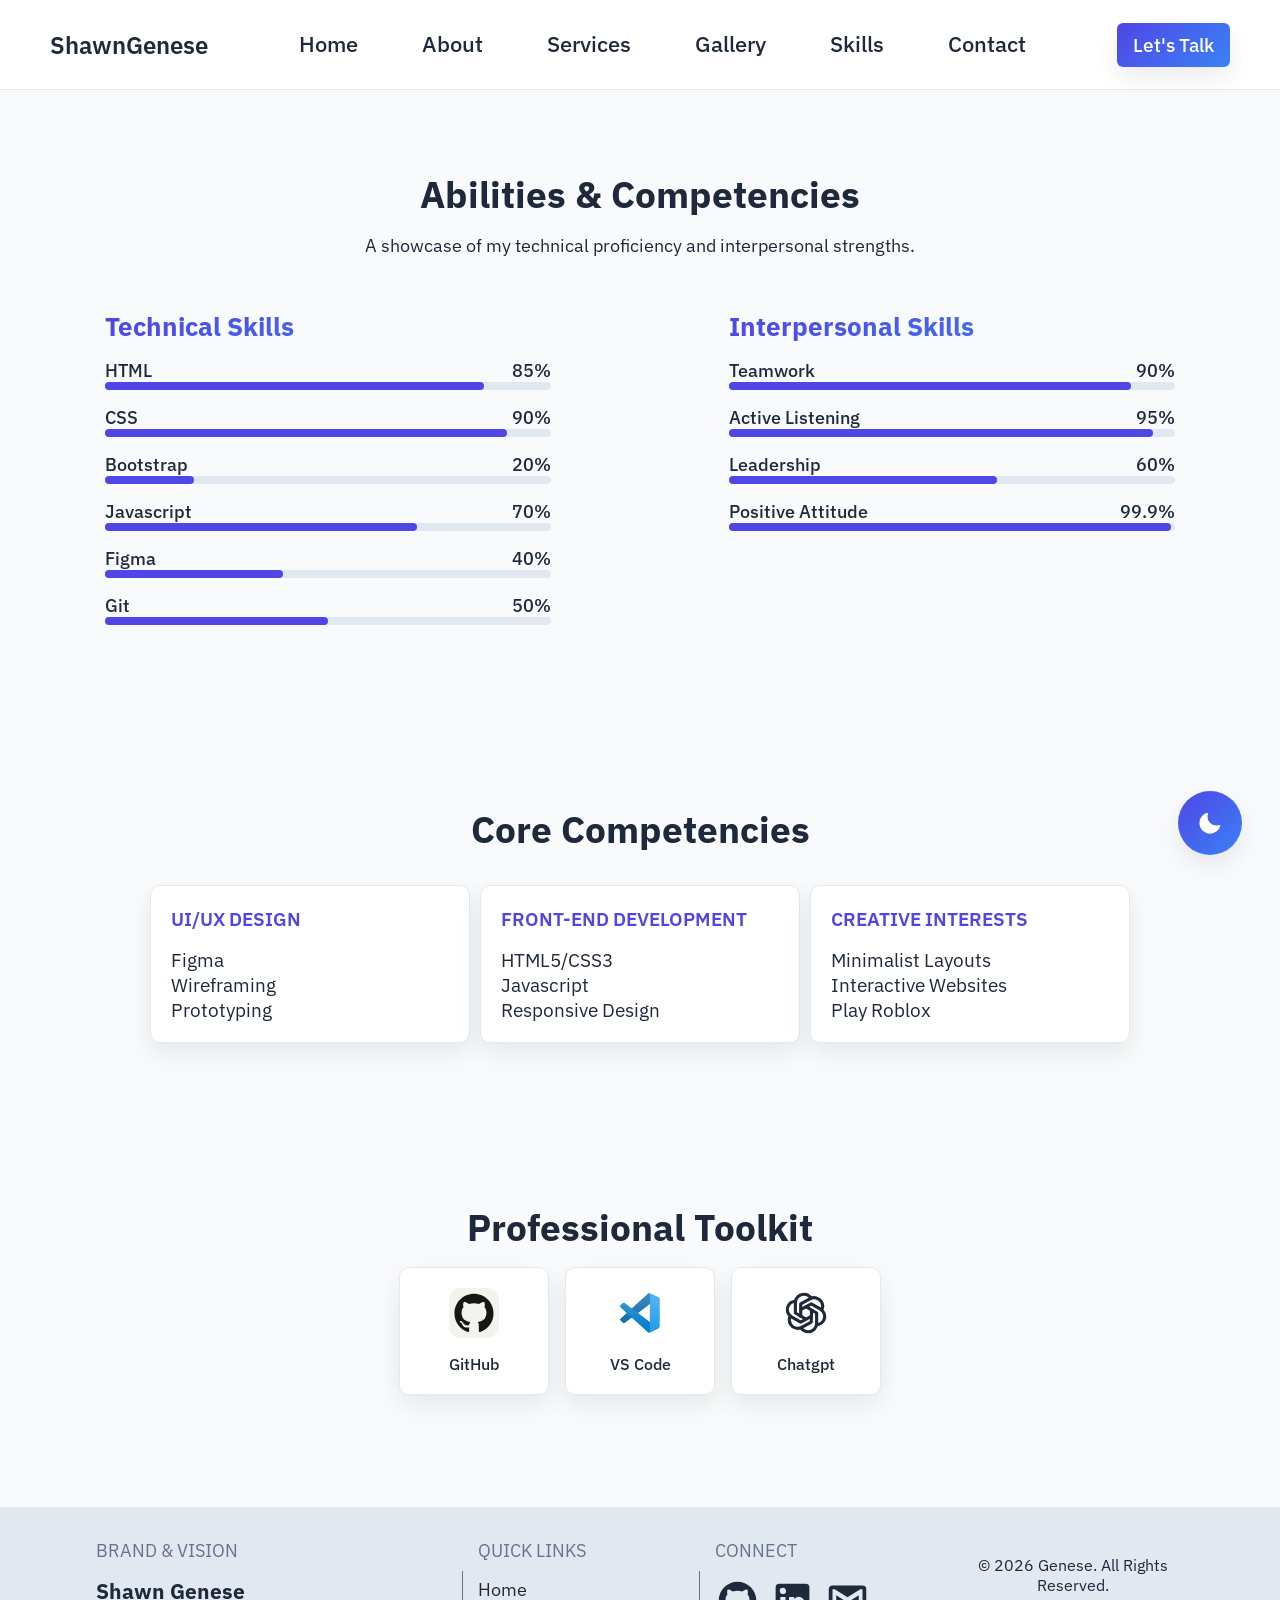
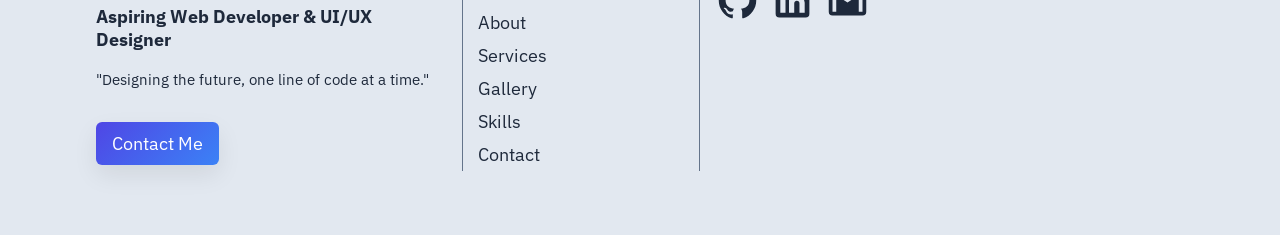
<file: skills.html>
<!DOCTYPE html>
<html lang="en">

<head>
  <meta charset="UTF-8" />
  <meta name="viewport" content="width=device-width, initial-scale=1.0" />
  <title>Portfolio Website - ShawnGenese</title>
  <link rel="stylesheet" href="assets/css/style.css" />
  <link rel="stylesheet" href="assets/css/reusableClassName.css">
  <link rel="stylesheet" href="assets/css/skills.css" />
  <link rel="preconnect" href="https://fonts.googleapis.com" />
  <link rel="preconnect" href="https://fonts.gstatic.com" crossorigin />
  <link href="https://fonts.googleapis.com/css2?family=IBM+Plex+Sans:ital,wght@0,100..700;1,100..700&display=swap"
    rel="stylesheet" />
</head>

<body>
  <nav class="navbar">
    <div class="navbar-logo">ShawnGenese</div>
    <div class="nav-menu">
      <a href="index.html">Home</a>
      <a href="about.html">About</a>
      <a href="services.html">Services</a>
      <a href="gallery.html">Gallery</a>
      <a href="skills.html">Skills</a>
      <a href="contact.html">Contact</a>
    </div>
    <div class="nav-buttons flex center">
      <a href="contact.html" class="button btnTalk">Let's Talk</a>
      <button id="toggleMenu" class="center button-secondary">&#9776;</button>
    </div>
  </nav>

  <button class="center" id="toggleTheme">
    <svg xmlns="http://www.w3.org/2000/svg" width="32" height="32" viewBox="0 0 24 24">
      <path fill="currentColor"
        d="M12.058 20q-3.333 0-5.667-2.334T4.058 12q0-2.47 1.413-4.535q1.414-2.067 4.01-2.973q.306-.107.536-.056t.381.199t.192.38q.04.233-.063.489q-.194.477-.282.971T10.158 7.5q0 2.673 1.863 4.537q1.864 1.863 4.537 1.863q.698 0 1.277-.148q.58-.148.988-.24q.218-.04.399.01t.292.176q.115.125.156.308t-.047.417q-.715 2.45-2.803 4.013T12.058 20" />
    </svg>
  </button>

  <header class="hero flex">
    <h1 style="text-align: center;">Abilities & Competencies</h1>
    <p style="text-align: center;">A showcase of my technical proficiency and interpersonal strengths.</p>
    <div class="skill-container flex">
      <div class="skill-category card flex">
        <h2 class="text-gradient">Technical Skills</h2>
        <div class="skill-card">
          <div class="skill-information flex"><span>HTML</span><span>85%</span></div>
          <div class="progress-bar"><span style="width: 85%;"></span></div>
        </div>
        <div class="skill-card">
          <div class="skill-information flex"><span>CSS</span><span>90%</span></div>
          <div class="progress-bar"><span style="width: 90%;"></span></div>
        </div>
        <div class="skill-card">
          <div class="skill-information flex"><span>Bootstrap</span><span>20%</span></div>
          <div class="progress-bar"><span style="width: 20%;"></span></div>
        </div>
        <div class="skill-card">
          <div class="skill-information flex"><span>Javascript</span><span>70%</span></div>
          <div class="progress-bar"><span style="width: 70%;"></span></div>
        </div>
        <div class="skill-card">
          <div class="skill-information flex"><span>Figma</span><span>40%</span></div>
          <div class="progress-bar"><span style="width: 40%;"></span></div>
        </div>
        <div class="skill-card">
          <div class="skill-information flex"><span>Git</span><span>50%</span></div>
          <div class="progress-bar"><span style="width: 50%;"></span></div>
        </div>
      </div>
      <div class="skill-category card flex">
        <h2 class="text-gradient">Interpersonal Skills</h2>
        <div class="skill-card">
          <div class="skill-information flex"><span>Teamwork</span><span>90%</span></div>
          <div class="progress-bar"><span style="width: 90%;"></span></div>
        </div>
        <div class="skill-card">
          <div class="skill-information flex"><span>Active Listening</span><span>95%</span></div>
          <div class="progress-bar"><span style="width: 95%;"></span></div>
        </div>
        <div class="skill-card">
          <div class="skill-information flex"><span>Leadership</span><span>60%</span></div>
          <div class="progress-bar"><span style="width: 60%;"></span></div>
        </div>
        <div class="skill-card">
          <div class="skill-information flex"><span>Positive Attitude</span><span>99.9%</span></div>
          <div class="progress-bar"><span style="width: 99%;"></span></div>
        </div>
      </div>
    </div>
  </header>

  <main>
    <section class="competencies-section">
      <h1 style="text-align: center;">Core Competencies</h1>
      <ul class="competencies-container flex">
        <li class="card">
          <span class="competency-tag text-primary">UI/UX DESIGN</span>
          <ul class="competencies-content">
            <li>Figma</li>
            <li>Wireframing</li>
            <li>Prototyping</li>
          </ul>
        </li>
        <li class="card">
          <span class="competency-tag text-primary">FRONT-END DEVELOPMENT</span>
          <ul class="competencies-content">
            <li>HTML5/CSS3</li>
            <li>Javascript</li>
            <li>Responsive Design</li>
          </ul>
        </li>
        <li class="card">
          <span class="competency-tag text-primary">CREATIVE INTERESTS</span>
          <ul class="competencies-content">
            <li>Minimalist Layouts</li>
            <li>Interactive Websites</li>
            <li>Play Roblox</li>
          </ul>
        </li>
      </ul>
    </section>
    <section class="tools-section flex">
      <h1 style="text-align: center;">Professional Toolkit</h1>
      <div class="tools-container center">
        <div class="tool-card card center">
          <svg class="" xmlns="http://www.w3.org/2000/svg" width="50" height="50" viewBox="0 0 256 256">
            <g fill="none">
              <rect width="256" height="256" fill="#F4F2ED" rx="60" />
              <path fill="#161614"
                d="M128.001 30C72.779 30 28 74.77 28 130.001c0 44.183 28.653 81.667 68.387 94.89c4.997.926 6.832-2.169 6.832-4.81c0-2.385-.093-10.262-.136-18.618c-27.82 6.049-33.69-11.799-33.69-11.799c-4.55-11.559-11.104-14.632-11.104-14.632c-9.073-6.207.684-6.079.684-6.079c10.042.705 15.33 10.305 15.33 10.305c8.919 15.288 23.394 10.868 29.1 8.313c.898-6.464 3.489-10.875 6.349-13.372c-22.211-2.529-45.56-11.104-45.56-49.421c0-10.918 3.906-19.839 10.303-26.842c-1.039-2.519-4.462-12.69.968-26.464c0 0 8.398-2.687 27.508 10.25c7.977-2.215 16.531-3.326 25.03-3.364c8.498.038 17.06 1.149 25.051 3.365c19.087-12.939 27.473-10.25 27.473-10.25c5.443 13.773 2.019 23.945.98 26.463c6.412 7.003 10.292 15.924 10.292 26.842c0 38.409-23.394 46.866-45.662 49.341c3.587 3.104 6.783 9.189 6.783 18.519c0 13.38-.116 24.149-.116 27.443c0 2.661 1.8 5.779 6.869 4.797C199.383 211.64 228 174.169 228 130.001C228 74.771 183.227 30 128.001 30M65.454 172.453c-.22.497-1.002.646-1.714.305c-.726-.326-1.133-1.004-.898-1.502c.215-.512.999-.654 1.722-.311c.727.326 1.141 1.01.89 1.508m4.919 4.389c-.477.443-1.41.237-2.042-.462c-.654-.697-.777-1.629-.293-2.078c.491-.442 1.396-.235 2.051.462c.654.706.782 1.631.284 2.078m3.374 5.616c-.613.426-1.615.027-2.234-.863c-.613-.889-.613-1.955.013-2.383c.621-.427 1.608-.043 2.236.84c.611.904.611 1.971-.015 2.406m5.707 6.504c-.548.604-1.715.442-2.57-.383c-.874-.806-1.118-1.95-.568-2.555c.555-.606 1.729-.435 2.59.383c.868.804 1.133 1.957.548 2.555m7.376 2.195c-.242.784-1.366 1.14-2.499.807c-1.13-.343-1.871-1.26-1.642-2.052c.235-.788 1.364-1.159 2.505-.803c1.13.341 1.871 1.252 1.636 2.048m8.394.932c.028.824-.932 1.508-2.121 1.523c-1.196.027-2.163-.641-2.176-1.452c0-.833.939-1.51 2.134-1.53c1.19-.023 2.163.639 2.163 1.459m8.246-.316c.143.804-.683 1.631-1.864 1.851c-1.161.212-2.236-.285-2.383-1.083c-.144-.825.697-1.651 1.856-1.865c1.183-.205 2.241.279 2.391 1.097" />
            </g>
          </svg>
          <span>GitHub</span>
        </div>
        <div class="tool-card card center">
          <svg xmlns="http://www.w3.org/2000/svg" width="40" height="50" viewBox="0 0 256 254">
            <defs>
              <linearGradient id="SVGBYn71eda" x1="50%" x2="50%" y1="0%" y2="100%">
                <stop offset="0%" stop-color="#FFF" />
                <stop offset="100%" stop-color="#FFF" stop-opacity="0" />
              </linearGradient>
              <path id="SVG64cKeddW"
                d="M180.828 252.605a15.87 15.87 0 0 0 12.65-.486l52.501-25.262a15.94 15.94 0 0 0 9.025-14.364V41.197a15.94 15.94 0 0 0-9.025-14.363l-52.5-25.263a15.88 15.88 0 0 0-18.115 3.084L74.857 96.35l-43.78-33.232a10.614 10.614 0 0 0-13.56.603L3.476 76.494c-4.63 4.211-4.635 11.495-.012 15.713l37.967 34.638l-37.967 34.637c-4.623 4.219-4.618 11.502.012 15.714l14.041 12.772a10.614 10.614 0 0 0 13.56.604l43.78-33.233l100.507 91.695a15.85 15.85 0 0 0 5.464 3.571m10.464-183.649l-76.262 57.889l76.262 57.888z" />
            </defs>
            <mask id="SVGOwLbge4h" fill="#fff">
              <use href="#SVG64cKeddW" />
            </mask>
            <path fill="#0065A9"
              d="M246.135 26.873L193.593 1.575a15.885 15.885 0 0 0-18.123 3.08L3.466 161.482c-4.626 4.219-4.62 11.502.012 15.714l14.05 12.772a10.625 10.625 0 0 0 13.569.604L238.229 33.436c6.949-5.271 16.93-.315 16.93 8.407v-.61a15.94 15.94 0 0 0-9.024-14.36"
              mask="url(#SVGOwLbge4h)" />
            <path fill="#007ACC"
              d="m246.135 226.816l-52.542 25.298a15.89 15.89 0 0 1-18.123-3.08L3.466 92.207c-4.626-4.218-4.62-11.502.012-15.713l14.05-12.773a10.625 10.625 0 0 1 13.569-.603l207.132 157.135c6.949 5.271 16.93.315 16.93-8.408v.611a15.94 15.94 0 0 1-9.024 14.36"
              mask="url(#SVGOwLbge4h)" />
            <path fill="#1F9CF0"
              d="M193.428 252.134a15.89 15.89 0 0 1-18.125-3.083c5.881 5.88 15.938 1.715 15.938-6.603V11.273c0-8.318-10.057-12.483-15.938-6.602a15.89 15.89 0 0 1 18.125-3.084l52.533 25.263a15.94 15.94 0 0 1 9.03 14.363V212.51c0 6.125-3.51 11.709-9.03 14.363z"
              mask="url(#SVGOwLbge4h)" />
            <path fill="url(#SVGBYn71eda)" fill-opacity=".25"
              d="M180.828 252.605a15.87 15.87 0 0 0 12.65-.486l52.5-25.263a15.94 15.94 0 0 0 9.026-14.363V41.197a15.94 15.94 0 0 0-9.025-14.363L193.477 1.57a15.88 15.88 0 0 0-18.114 3.084L74.857 96.35l-43.78-33.232a10.614 10.614 0 0 0-13.56.603L3.476 76.494c-4.63 4.211-4.635 11.495-.012 15.713l37.967 34.638l-37.967 34.637c-4.623 4.219-4.618 11.502.012 15.714l14.041 12.772a10.614 10.614 0 0 0 13.56.604l43.78-33.233l100.506 91.695a15.9 15.9 0 0 0 5.465 3.571m10.464-183.65l-76.262 57.89l76.262 57.888z"
              mask="url(#SVGOwLbge4h)" />
          </svg>
          <span>VS Code</span>
        </div>
        <div class="tool-card card center">
          <svg xmlns="http://www.w3.org/2000/svg" width="50" height="50" viewBox="0 0 24 24">
            <g fill="none" stroke="currentColor" stroke-linecap="round" stroke-linejoin="round" stroke-width="1.5">
              <path d="M11.745 14.85L6.905 12V7c0-2.21 1.824-4 4.076-4c1.397 0 2.63.69 3.365 1.741" />
              <path d="M9.6 19.18A4.1 4.1 0 0 0 13.02 21c2.25 0 4.076-1.79 4.076-4v-5L12.16 9.097" />
              <path d="M9.452 13.5V7.67l4.412-2.5c1.95-1.105 4.443-.45 5.569 1.463a3.93 3.93 0 0 1 .076 3.866" />
              <path d="M4.49 13.5a3.93 3.93 0 0 0 .075 3.866c1.126 1.913 3.62 2.568 5.57 1.464l4.412-2.5l.096-5.596" />
              <path
                d="M17.096 17.63a4.09 4.09 0 0 0 3.357-1.996c1.126-1.913.458-4.36-1.492-5.464l-4.413-2.5l-5.059 2.755" />
              <path
                d="M6.905 6.37a4.09 4.09 0 0 0-3.358 1.996c-1.126 1.914-.458 4.36 1.492 5.464l4.413 2.5l5.048-2.75" />
            </g>
          </svg>
          <span>Chatgpt</span>
        </div>
      </div>
    </section>
  </main>

  <footer class="footer flex">
    <div class="footer-container">
      <div class="footer-column">
        <p class="text-muted" style="margin-bottom: 1rem;">BRAND & VISION</p>
        <h3 class="text-color">Shawn Genese</h3>
        <h4 class="text-color" style="margin-bottom: 1rem;">Aspiring Web Developer & UI/UX Designer</h4>
        <small style="padding-top: 100px;">"Designing the future, one line of code at a time."</small>
        <a href="contact.html" class="button" style="display: flex; margin-top: 2rem; width: max-content;">Contact
          Me</a>
      </div>
      <hr style="margin: 2rem 0;">
      <div class="footer-column">
        <p class="text-muted">QUICK LINKS</p>
        <ul class="footer-links text-color">
          <a href="index.html">Home</a>
          <a href="about.html">About</a>
          <a href="services.html">Services</a>
          <a href="gallery.html">Gallery</a>
          <a href="skills.html">Skills</a>
          <a href="contact.html">Contact</a>
        </ul>
      </div>
      <hr style="margin: 2rem 0;">
      <div class="footer-column">
        <p class="text-muted">CONNECT</p>
        <ul class="footer-icons text-color">
          <!-- GITHUB -->
          <a href="https://github.com/shawngenese" target="_blank">
            <svg class="footer-icon" xmlns="http://www.w3.org/2000/svg" width="40" height="40" viewBox="0 0 24 24">
              <path fill="currentColor"
                d="M12 2A10 10 0 0 0 2 12c0 4.42 2.87 8.17 6.84 9.5c.5.08.66-.23.66-.5v-1.69c-2.77.6-3.36-1.34-3.36-1.34c-.46-1.16-1.11-1.47-1.11-1.47c-.91-.62.07-.6.07-.6c1 .07 1.53 1.03 1.53 1.03c.87 1.52 2.34 1.07 2.91.83c.09-.65.35-1.09.63-1.34c-2.22-.25-4.55-1.11-4.55-4.92c0-1.11.38-2 1.03-2.71c-.1-.25-.45-1.29.1-2.64c0 0 .84-.27 2.75 1.02c.79-.22 1.65-.33 2.5-.33s1.71.11 2.5.33c1.91-1.29 2.75-1.02 2.75-1.02c.55 1.35.2 2.39.1 2.64c.65.71 1.03 1.6 1.03 2.71c0 3.82-2.34 4.66-4.57 4.91c.36.31.69.92.69 1.85V21c0 .27.16.59.67.5C19.14 20.16 22 16.42 22 12A10 10 0 0 0 12 2" />
            </svg>
          </a>
          <!-- LINKEDIN -->
          <a href="https://linkedin.com/in/genese-shawn-g" target="_blank">
            <svg class="footer-icon" xmlns="http://www.w3.org/2000/svg" width="40" height="40" viewBox="0 0 24 24">
              <path fill="currentColor"
                d="M19 3a2 2 0 0 1 2 2v14a2 2 0 0 1-2 2H5a2 2 0 0 1-2-2V5a2 2 0 0 1 2-2zm-.5 15.5v-5.3a3.26 3.26 0 0 0-3.26-3.26c-.85 0-1.84.52-2.32 1.3v-1.11h-2.79v8.37h2.79v-4.93c0-.77.62-1.4 1.39-1.4a1.4 1.4 0 0 1 1.4 1.4v4.93zM6.88 8.56a1.68 1.68 0 0 0 1.68-1.68c0-.93-.75-1.69-1.68-1.69a1.69 1.69 0 0 0-1.69 1.69c0 .93.76 1.68 1.69 1.68m1.39 9.94v-8.37H5.5v8.37z" />
            </svg>
          </a>
          <!-- EMAIL -->
          <a href="https://mail.google.com/mail/?view=cm&fs=1&to=shawngenese25@gmail.com&su=Inquiry%20from%20Portfolio%20Website&body=Hi%20Shawn,%0A%0AI%20visited%20your%20portfolio%20and%20would%20like%20to%20discuss%20a%20project%20or%20opportunity%20with%20you.%0A%0A[Enter%20your%20message%20here]"
            target="_blank">
            <svg class="footer-icon" xmlns="http://www.w3.org/2000/svg" width="40" height="40" viewBox="0 0 24 24">
              <path fill="currentColor"
                d="M20 18h-2V9.25L12 13L6 9.25V18H4V6h1.2l6.8 4.25L18.8 6H20m0-2H4c-1.11 0-2 .89-2 2v12a2 2 0 0 0 2 2h16a2 2 0 0 0 2-2V6a2 2 0 0 0-2-2" />
            </svg>
          </a>
        </ul>
      </div>
    </div>
    <div class="footer-bottom">
      &copy; 2026 Genese. All Rights Reserved.
    </div>
  </footer>

  <script src="assets/js/darkMode.js"></script>
  <script src="assets/js/navbar.js"></script>
  <script src="assets/js/card.js"></script>
</body>

</html>
</file>
<file: assets/css/style.css>
@import url("./navbar.css");

:root {
  /* Backgrounds */
  --bg-color: #f8fafc;
  --bg-secondary: #f1f5f9;

  /* Text */
  --text-color: #1e293b;
  --text-muted: #64748b;

  /* Brand */
  --primary-color: #4f46e5;
  --primary-hover: #4338ca;
  --primary-gradient: linear-gradient(135deg, #4f46e5, #3b82f6);

  /* Accents */
  --accent-color: #22c55e;
  --danger-color: #ef4444;

  /* Surfaces */
  --card-bg: #ffffff;
  --border-color: #e2e8f0;
  --light-card-bg: #e0e7ff;

  /* Effects */
  --shadow: 0 10px 25px rgba(0, 0, 0, 0.08);
  --radius: 10px;

  --main-font: IBM Plex Sans;
}

/* DARK MODE */
body.dark-mode {
  --bg-color: #0a0f1f;
  --bg-secondary: #0f172a;

  --text-color: #e2e8f0;
  --text-muted: #94a3b8;

  --primary-color: #6366f1;
  --primary-hover: #4f46e5;
  --primary-gradient: linear-gradient(135deg, #6366f1, #3b82f6);

  --accent-color: #22c55e;
  --danger-color: #f87171;

  --card-bg: #111827;
  --border-color: #1f2937;

  /* --shadow: 0 10px 30px rgba(0, 0, 0, 0.5); */
  --shadow: 0 10px 30px rgba(79, 70, 229, 0.2);
}

* {
  margin: 0;
  padding: 0;
  box-sizing: border-box;
  font-family: var(--main-font);

  /* border: 1px solid var(--border-color); */
}

a {
  color: inherit;
  text-decoration: none;
}

img {
  display: block;
  box-shadow: var(--shadow);
}

ul {
  list-style-type: none;
}

::-webkit-scrollbar {
  display: none;
}

#featuredProjects {
  scroll-margin-top: 70px;
}

html {
  scroll-behavior: smooth;
}

body {
  background: var(--bg-color);
  color: var(--text-color);
  font-family: Arial, sans-serif;
  transition:
    background 0.3s ease,
    color 0.3s ease;

  /* galing kay google (ayaw ko na seselect siya sir) */
  -webkit-touch-callout: none;
  -webkit-user-select: none;
  -khtml-user-select: none;
  -moz-user-select: none;
  -ms-user-select: none;
  user-select: none; 
  }

button, .button {
  padding: 10px 16px;
  border: none;
  cursor: pointer;

  background: var(--primary-gradient);
  color: white;

  border-radius: 6px;
  box-shadow: var(--shadow);
  transition: transform 0.3s ease, color 0.3s ease;
}

button:hover, .button:hover {
  background: var(--primary-hover);
  transform: translateY(-1px);
}

/* Secondary Button */
.button-secondary {
  background: var(--bg-secondary);
  color: var(--text-color);
  border: 1px solid var(--border-color);
  box-shadow: none;
}

.button-secondary:hover {
  background: var(--border-color);
}

/* temporary lang para sa card */
.card {
  background: var(--card-bg);
  border: 1px solid var(--border-color);

  border-radius: var(--radius);
  box-shadow: var(--shadow);

  padding: 20px;
  transition: transform 0.3s ease;
}

/* .card:hover {
  transform: translateY(-3px);
} */

#toggleTheme {
  position: fixed;
  bottom: 5%;
  right: 3%;
  z-index: 10;
  font-size: 1rem;
  border-radius: 50px;
  padding: 1rem;

  opacity: 0;
  animation: slideUp 1.5s forwards ease 1s;
}

.hero {
  flex-direction: column;
  padding: 50px 20px;
  font-size: 1.1rem;
  padding: 1.5rem 0;
}

.hero-wrapper {
  flex-direction: column-reverse;
}

.hero-child {
  flex-direction: column;
  /* margin: 1.5rem 2rem; */
  gap: 10px;

  opacity: 0;
  animation: slideUp 1.3s forwards ease 0.3s;
}

.hero-wrapper img {
  width: 50%;
  margin-bottom: 2rem;

  opacity: 0;
  animation: slideUp 1.3s forwards ease;
}

.hero-buttons {
  display: flex;
  flex-direction: column;
  margin-top: 1rem;
}

button {
  font-size: inherit;
}

.hero-image {
  height: auto;
  aspect-ratio: 3/4;
}

.hero-wrapper .card {
  padding: 0.5rem;
  margin: 1rem 0.2rem;
}

.offer-section {
  flex-direction: column;
  padding: 50px 20px;
}

/* reset mo styles in h1 sa sections */
.offer-section h1,
.project-section h1 {
  margin-bottom: 1rem;
  border: none;
  box-shadow: none;
  background-color: transparent;
}

.offer-section .card {
  flex-direction: column;
}

.card-container {
  display: flex;
  flex-direction: column;
  gap: 1rem;
}

.card {
  /* opacity: 1; */
  opacity: 0;
}

.animate {
  animation: slideUp 1.3s forwards ease 0.3s;
}

/* ayusin mo rin mamaya */
.project-section {
  flex-direction: column;
  gap: 1rem;
  padding: 50px 20px;
}

.project-container {
  flex-direction: column;
}

.project-container .card {
  padding: 0;
  overflow: hidden;
  transition: all 0.3s ease;
}
.project-image {
  /* background: url("../images/image-not-found.png"); */
  border-radius: 10px 10px 0 0;
  /* height: 240px;
  width: 100%; */
  /* background-size: cover;
  background-position: center; */
}

.project-content {
  flex-direction: column;
  padding: 20px;
}

.project-tag {
  font-weight: 600;
}

.tech-stack {
  margin: 0.5rem 0;
}

.tech-stack span {
  padding: 0.2rem 0.5rem;
  border-radius: 5px;
  font-weight: 400;
  background-color: var(--border-color);
}

.project-link {
  font-weight: 500;
}

.arrow {
  width: max-content;
  transition: all 0.3s ease;
}

.project-link:hover .arrow {
  margin-left: 5px;
}


.footer {
  flex-direction: column;
  gap: 1rem;
  padding: 50px 20px;
  background-color: var(--border-color);
  color: var(--text-color);
}

.footer ul {
  display: flex;
  flex-wrap: wrap;
  gap: 10px;
  margin-top: 1rem;
}

.footer ul a {
  width: max-content;
}

.footer ul a:hover {
  color: var(--primary-color);
  transition: all 0.3s ease;
}

.footer hr {
  border: none;
  height: 1px;
  background: var(--text-muted);
}

.footer-bottom {
  margin-top: 1rem;
}

@keyframes slideUp {
  from {
    transform: translateY(100px);
    opacity: 0;
  }

  to {
    transform: translateY(0);
    opacity: 1;
  }
}

@media (min-width: 320px) {

  .navbar-logo,
  .nav-menu a,
  .navbar-buttons {
    font-size: 1.1rem;
    font-size: 1.1rem;
  }

  .hero {
    font-size: 1rem;
    padding: 20px;
  }
}

@media (min-width: 768px) {

  .navbar-logo,
  .nav-menu a,
  .navbar-buttons {
    font-size: 1.4rem;
  }

  .hero {
    padding: 50px;
    font-size: 1.3rem;
  }

  .hero-wrapper {
    flex-direction: row;
    gap: 2rem;
  }

  .hero-wrapper img {
    width: 40%;
  }

  .hero-buttons {
    flex-direction: row;
    margin-top: 1rem;
  }

  .offer-section {
    font-size: 1.2rem;
    padding: 50px;
  }

  .card-container {
    display: flex;
  }

  .project-container .card {
    font-size: 1.1rem;
    width: 700px;
  }

  .footer {
    margin-top: 2rem;
    flex-direction: row;
    justify-content: space-around;
  }
}

@media (min-width: 1024px) {
  .navbar-logo {
    font-size: 1.5rem;
  }

  .nav-menu a,
  .navbar-buttons {
    font-size: 1.4rem;
  }

  .hero {
    font-size: 1.4rem;
  }

  .hero-wrapper {
    justify-content: space-around;
  }

  .hero-child {
    width: 50%;
  }

  .hero-child .hero-heading-text {
    font-size: 0;
  }

  .hero-child .hero-heading-text::after {
    content: 'Student Web Developer & UI/UX Designer';
    font-size: 3rem;
  }

  /* p tag mo */
  .hero-child .hero-text::after {
    content: 'As an aspiring designer and developer, I am constantly learning and improving with every project I create.';
  }

  .hero-wrapper img {
    width: 30%;
  }

  .offer-section {
    padding: 60px;
  }

  .card-container {
    flex-direction: row;
    gap: 1rem;
  }

  .project-container {
    flex-direction: row;
  }

  .project-container .card {
    width: 510px;
    margin: 0 3px;
    height: 550px;
  }

  .footer {
    /* flex-direction: column; */
    padding: 2rem 5rem;
    justify-content: center;
  }

  .footer-container {
    font-size: 1.1rem;
    display: flex;
    width: 80%;
    justify-content: space-between;
  }

  .footer-column {
    padding: 0 1rem;
    width: 60%;
  }

  .footer-container .footer-column:nth-child(1) {
    /* background-color: red; */
    width: 100%;
  }

  .footer-links {
    flex-direction: column;
    /* flex-wrap: wrap; */
  }

  .footer hr {
    border: none;
    height: 200px;
    width: 1px;
    background: var(--text-muted);
  }

  .footer-icons svg {
    height: 45px;
    width: 45px;
  }

  .footer-bottom {
    text-align: center;
  }
}

@media (min-width: 1440px) {

  .nav-menu a {
    font-size: 1.4rem;
  }

  .hero-child  .hero-heading-text::after {
    font-size: 3.2rem;
  }

  .offer-section {
    padding: 120px 180px;
  }

  section h1 {
    font-size: 2.5rem;
  }
}
</file>
<file: assets/css/reusableClassName.css>
.flex {
  display: flex;
  gap: 10px;
}
.center {
  display: flex;
  align-items: center;
  justify-content: center;
}
.text-normal {
  color: var(--text-color);
}
.text-muted {
  color: var(--text-muted);
}
.text-danger {
  color: var(--danger-color);
}
.text-success {
  color: var(--accent-color);
}
.text-primary {
  color: var(--primary-color);
}
.text-gradient {
  background: var(--primary-gradient);
  background-clip: text;
  color: transparent;
}
.block {
  display: block;
}
</file>
<file: assets/css/about.css>
ul,
li,
span {
  font-size: inherit;
}

.hero-child .hero-heading-text::after {
  content: '';
  font-size: 3rem;
}

/* p tag mo */
.hero-child .hero-text:after {
  content: '';
}

.hero-wrapper img {
  height: auto;
  aspect-ratio: 7/9;
}

.education-section {
  flex-direction: column;
  padding: 3.5rem 10px;
}

.education-container {
  flex-direction: column;
  margin: 1.5rem;
  gap: 1rem;
  border-left: 2px solid var(--text-color);
}

.education-card {
  position: relative;
  padding: 1.5rem;
}

.education-card span {
  /* color: var(--primary-color); */
  font-weight: 600;
}

/* .education-card p {
  color: var(--text-muted);
} */
.education-school {
  color: var(--text-color);
  font-weight: 500;
  font-size: 1.1rem;
}

.education-desc {
  color: var(--text-muted);
}

.education-card span::before {
  position: absolute;
  content: '';
  height: 10px;
  width: 10px;
  display: block;
  border-radius: 50%;
  /* background: var(--primary-gradient); */
  background-color: var(--primary-color);
  top: 10;
  left: -10px;
  border: 4px solid var(--primary-color);
}

.education-container> :nth-child(1) span::before {
  background-color: yellow;
}

.education-card {
  display: flex;
  flex-direction: column;
  gap: 0.5rem;
}

.quote-section {
  margin: 10px;
  padding: 10px;
  background: var(--primary-gradient);
  /* background: linear-gradient(135deg, var(--primary-color), var(--primary-hover)); */
}

.quote-section.card {
  animation: none;
  opacity: 1;
}

.quote-container.card {
  display: flex;
  flex-direction: column;
  color: whitesmoke;
  box-shadow: none;
  border: none;
  background-color: transparent;
  animation: none;
  opacity: 1;
}

.approach-section {
  padding: 3rem 10px;
}

.approach-section {
  flex-direction: column;
  width: 100%;
}

.approach-container {
  flex-direction: column;
}

@media (min-width: 320px) {

  .approach-section {
    flex-direction: column;
    gap: 2rem;
    padding: 3rem 10px;
  }
}

@media (min-width: 768px) {
  .approach-section {
    font-size: 1.1rem;
  }
  .approach-container {
    flex-direction: row;
    justify-content: center;
  }
}

@media (min-width: 1024px) {

  .quote-container,
  .approach-section {
    padding: 2rem 10rem;
  }

  .approach-section {
    gap: 2rem;
  }

  .education-section h1 {
    font-size: 2.5rem;
  }
}

@media (min-width: 1440px) {

  .quote-container,
  .approach-section {
    padding: 5rem 12rem;
  }

  .approach-container {
    font-size: 1.3rem;
  }

  .approach-container .card {
    max-width: 380px;
  }

  .approach-container .card {
    align-items: center;
  }
}
</file>
<file: assets/css/achievements.css>
.achievements-section,
.experience-section {
  flex-direction: column;
  padding: 2rem 10px;
}

.education-section {
  flex-direction: column;
  padding: 3rem 10px;
}

.education-container {
  flex-direction: column;
  margin: 1.5rem;
  gap: 1rem;
  border-left: 2px solid var(--text-color);
}

.education-card {
  position: relative;
  padding: 1.5rem;
}

.education-card span {
  /* color: var(--primary-color); */
  font-weight: 600;
}

/* .education-card p {
  color: var(--text-muted);
} */
.education-school {
  color: var(--text-color);
  font-weight: 500;
  font-size: 1.1rem;
}

.education-desc {
  color: var(--text-muted);
}

.education-card span::before {
  position: absolute;
  content: '';
  height: 10px;
  width: 10px;
  display: block;
  border-radius: 50%;
  /* background: var(--primary-gradient); */
  background-color: var(--primary-color);
  top: 10;
  left: -10px;
  border: 4px solid var(--primary-color);
}

.education-container> :nth-child(1) span::before {
  background-color: yellow;
}

.education-card {
  display: flex;
  flex-direction: column;
  gap: 0.5rem;
}

@media (min-width: 768px) {

  .achievements-section,
  .experience-section {
    padding: 5rem 7rem;
  }
}

@media (min-width: 1024px) {

  .achievements-section,
  .experience-section {
    justify-content: center;
  }

  .education-container {
    width: 50%;
  }
}
</file>
<file: assets/css/contact.css>
label,
input,
textarea {
  font-size: inherit;
  border: none;
}

input,
textarea {
  border: 1px solid var(--border-color);
  border-radius: 3px;
  padding: 0.5rem;
  color: var(--text-color);
  background-color: var(--bg-color);
}

input:focus,
textarea:focus {
  outline: 1px solid var(--primary-color);
}

/* header h1{
  font-size: 3em;
} */
.contact-header {
  flex-direction: column;
  padding: 20px;
}

.contact-container {
  text-align: center;
}

.contact-column {}

.contact-left {
  flex-direction: column;
  gap: 1rem;
}

.contact-left.card {
  background: transparent;
  box-shadow: none;
  border: none;
}

.contact-card {
  display: flex;
  align-items: center;
  gap: 1rem;
}

.contact-card span {
  font-weight: 600;
  color: var(--primary-color);
}

.contact-right {
  flex-direction: column;
  padding: 5rem 0;
}

.form-card {
  display: flex;
  flex-direction: column;
  gap: 0.5rem;
}

#sendMessage {
  margin-top: 0.5rem;
}

main {
  flex-direction: column;
  gap: 1rem;
}

.footer {
  margin-top: 2rem;
}

@media (min-width: 768px) {
  .contact-column {
    padding: 2rem 3rem;
  }

  .contact-right {
    padding: 2rem 5rem;
  }
}

@media (min-width: 1024px) {
  .contact-container {
    text-align: left;
    padding: 20px
  }

  .contact-column {
    display: flex;
    flex-direction: column;
    gap: 1rem;
  }

  .contact-header h1 {
    font-size: 2.1em;
  }

  .contact-header {
    flex-direction: row;
    justify-content: center;
    padding: 5rem 0;
    font-size: 1.1rem;
  }

  .contact-right {
    width: 650px;
  }

  .contact-right h1 {
    display: none;
  }
}
</file>
<file: assets/css/gallery.css>
.hero {
  padding: 1rem 20px;
  display: flex;
  flex-direction: column;
  align-items: center;
  gap: 1rem;
}

.image-container {
  display: grid;
  grid-template-columns: 1fr;
  gap: 1rem;
}

.image-container .card {
  display: flex;
  flex-direction: column;
  width: 300px;
  text-align: center;
  gap: 1rem;
  height: max-content;
}

.image-box {
  height: 320px;
  width: 100%;
  object-position: center;
  transition: filter 0.3s ease;
}

.card img {
  border-radius: 6px;
  height: 100%;
  width: 100%;
  object-fit: cover;
}

.image-desc {
  position: absolute;
  font-weight: 500;
  bottom: 45%;
  color: whitesmoke;
  width: 90%;
  justify-content: center;
  /* display: none; */
  scale: 0;
  transition: all 0.3s ease;
}

.image-container .card:hover .image-desc {
  /* display: flex; */
  scale: 1;
}

.image-container .card:hover .image-box {
  filter: brightness(60%);
}

.footer {
  margin-top: 2rem;
}

@media (min-width: 320px) {
  .image-container .card {
    width: 300px;
  }
}

@media (min-width: 768px) {
  .image-container {
    grid-template-columns: 1fr 1fr;
  }
}

@media (min-width: 1024px) {
  .image-container {
    grid-template-columns: 1fr 1fr 1fr;
  }

  .image-container .card {
    width: 320px;
  }
}

@media (min-width: 1440px) {
  header h1 {
    font-size: 1.8em;
  }
  .hero {
    padding: 5rem;
  }

  .image-container .card {
    width: 340px;
  }
}
</file>
<file: assets/css/projects.css>
@media (min-width: 1024px) {
  .project-container {
    display: grid;
    grid-template-columns: 1fr 1fr;
  }
  .project-container .card {
    width: 400px;
    height: max-content;
  }
}
@media (min-width: 1440px) {
  .project-container {
    display: grid;
    grid-template-columns: 1fr 1fr 1fr;
  }
  .project-container .card {
    width: 430px;
    font-size: 1rem;
    height: 480px;
  }
}
</file>
<file: assets/css/services.css>
.hero-container {
  flex-direction: column;
}

.card-container .card {
  flex-direction: column;
}

@media (min-width: 768px) {
  .hero-container {
    gap: 1.5rem;
  }

  .card-container {
    font-size: 1.1rem;
    display: grid;
    grid-template-columns: 1fr 1fr;
  }

  .card-container .card {
    height: 320px;
  }
}

/* @media (min-width:  1024px) {
  .hero {
    padding: 2rem 10px;
  }
  .card-container {
    display: grid;
    grid-template-columns: 1fr 1fr;
  }
  .card-container .card {
    height: 330px;
    width: 350px;
  }
} */

@media (min-width: 1124px) {
  .card-container {
    display: grid;
    grid-template-columns: 1fr 1fr 1fr;
  }
}

@media (min-width: 1440px) {
  .hero {
    padding: 5rem 10rem;
  }
  .hero h1 {
    font-size: 1.7em;
  }

  .card-container {
    display: grid;
    grid-template-columns: 1fr 1fr 1fr;
  }

  .card-container .card {
    height: 280px;
  }
}
</file>
<file: assets/css/skills.css>
body h1 {
  font-size: 2.1em;
}
.hero {
  flex-direction: column;
  gap: 1rem;
}

.skill-container {
  flex-direction: column;
  gap: 2rem;
  margin-top: 1rem;
}

.skill-category {
  flex-direction: column;
  gap: 1rem;
}

.skill-category.card {
  background-color: transparent;
  border: none;
  box-shadow: none;
}

.skill-information {
  justify-content: space-between;
  font-weight: 500;
}

.progress-bar {
  height: 8px;
  width: 100%;
  background-color: var(--border-color);
  border-radius: 10px;
  position: relative;
}

.progress-bar span {
  position: absolute;
  height: 100%;
  background: var(--primary-color);
  border-radius: 10px;
  animation: fillProgressBar 3s ease-in-out;
}

.competencies-section, .tools-section {
  display: flex;
  flex-direction: column; 
  gap: 2rem;
  padding: 2rem 20px;
}
.competencies-container {
  flex-direction: column;
}
.competencies-container .card {
  display: flex;
  flex-direction: column;
  gap: 1rem;
}
.competency-tag {
  font-weight: 600;
}
.competencies-content {
  /* font-weight: 500; */
  font-size: 1rem;
}
.tools-section {
  flex-direction: column;
  gap: 1rem;
}
.tools-container {
  gap: 1rem;
}
.tool-card {
  flex-direction: column;
  gap: 1rem;
  font-weight: 500;
  width: 150px;
}
.footer {
  margin-top: 2rem;
}
@keyframes fillProgressBar {
  from {
    width: 0;
  }

  to {
    width: width;
    opacity: 1;
  }
}
@media (min-width: 320px) {
  body h1 {
    font-size: 1.7rem;
  }
  .tools-container {
    flex-wrap: wrap;
  }
}

@media (min-width: 768px) {
  body h1 {
    font-size: 2.3rem;
  }
  .hero {
    font-size: 1.1rem;
    padding: 5rem 2rem;
  }
  .skill-container {
    flex-direction: row;
    justify-content: space-around;
  }
  .skill-category {
    width: 40%;
  }
  .competencies-section, .tools-section {
    padding: 5rem 2rem;
  }
  .competencies-container {
    font-size: 1.2rem;
    flex-direction: row;
    justify-content: center;
  }
  .competencies-content {
    font-size: 1.2rem;
  }
  .competencies-container .card {
    width: 320px;
  }
}

@media (min-width: 1440px) {
  .hero, .competencies-section, .tools-section {
    padding: 5rem 10rem;
  }
}
</file>
